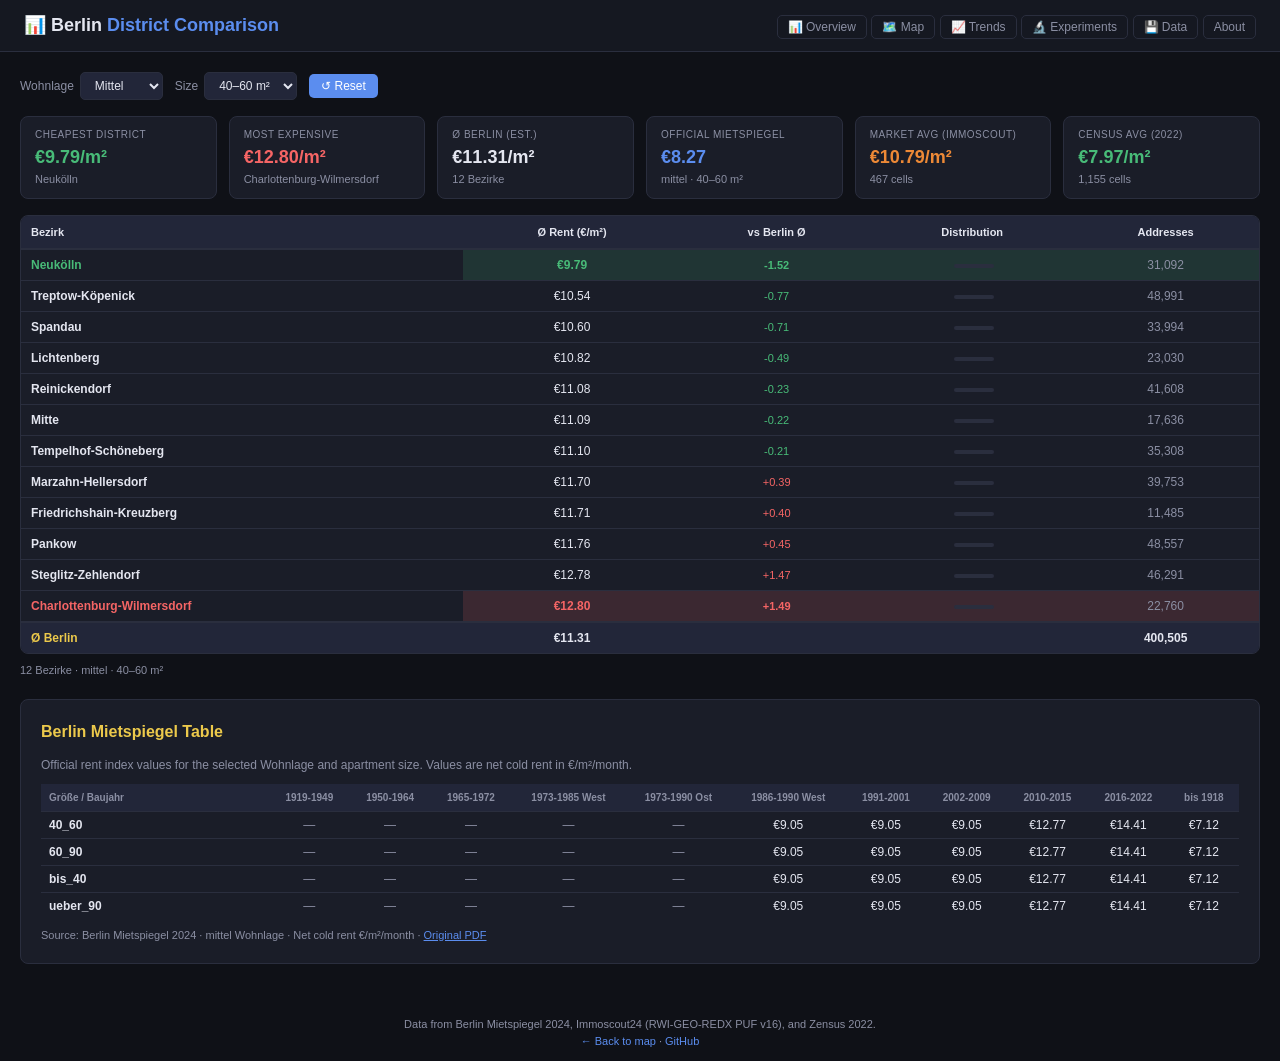
<file: cross-city-comparison.html>
<!DOCTYPE html>
<html lang="en">
<head>
<meta charset="UTF-8">
<meta http-equiv="refresh" content="0; url=docs/cross-city-comparison.html">
<title>Redirecting...</title>
</head>
<body>
<p>Redirecting to <a href="docs/cross-city-comparison.html">Cross-City Comparison</a></p>
</body>
</html>
</file>
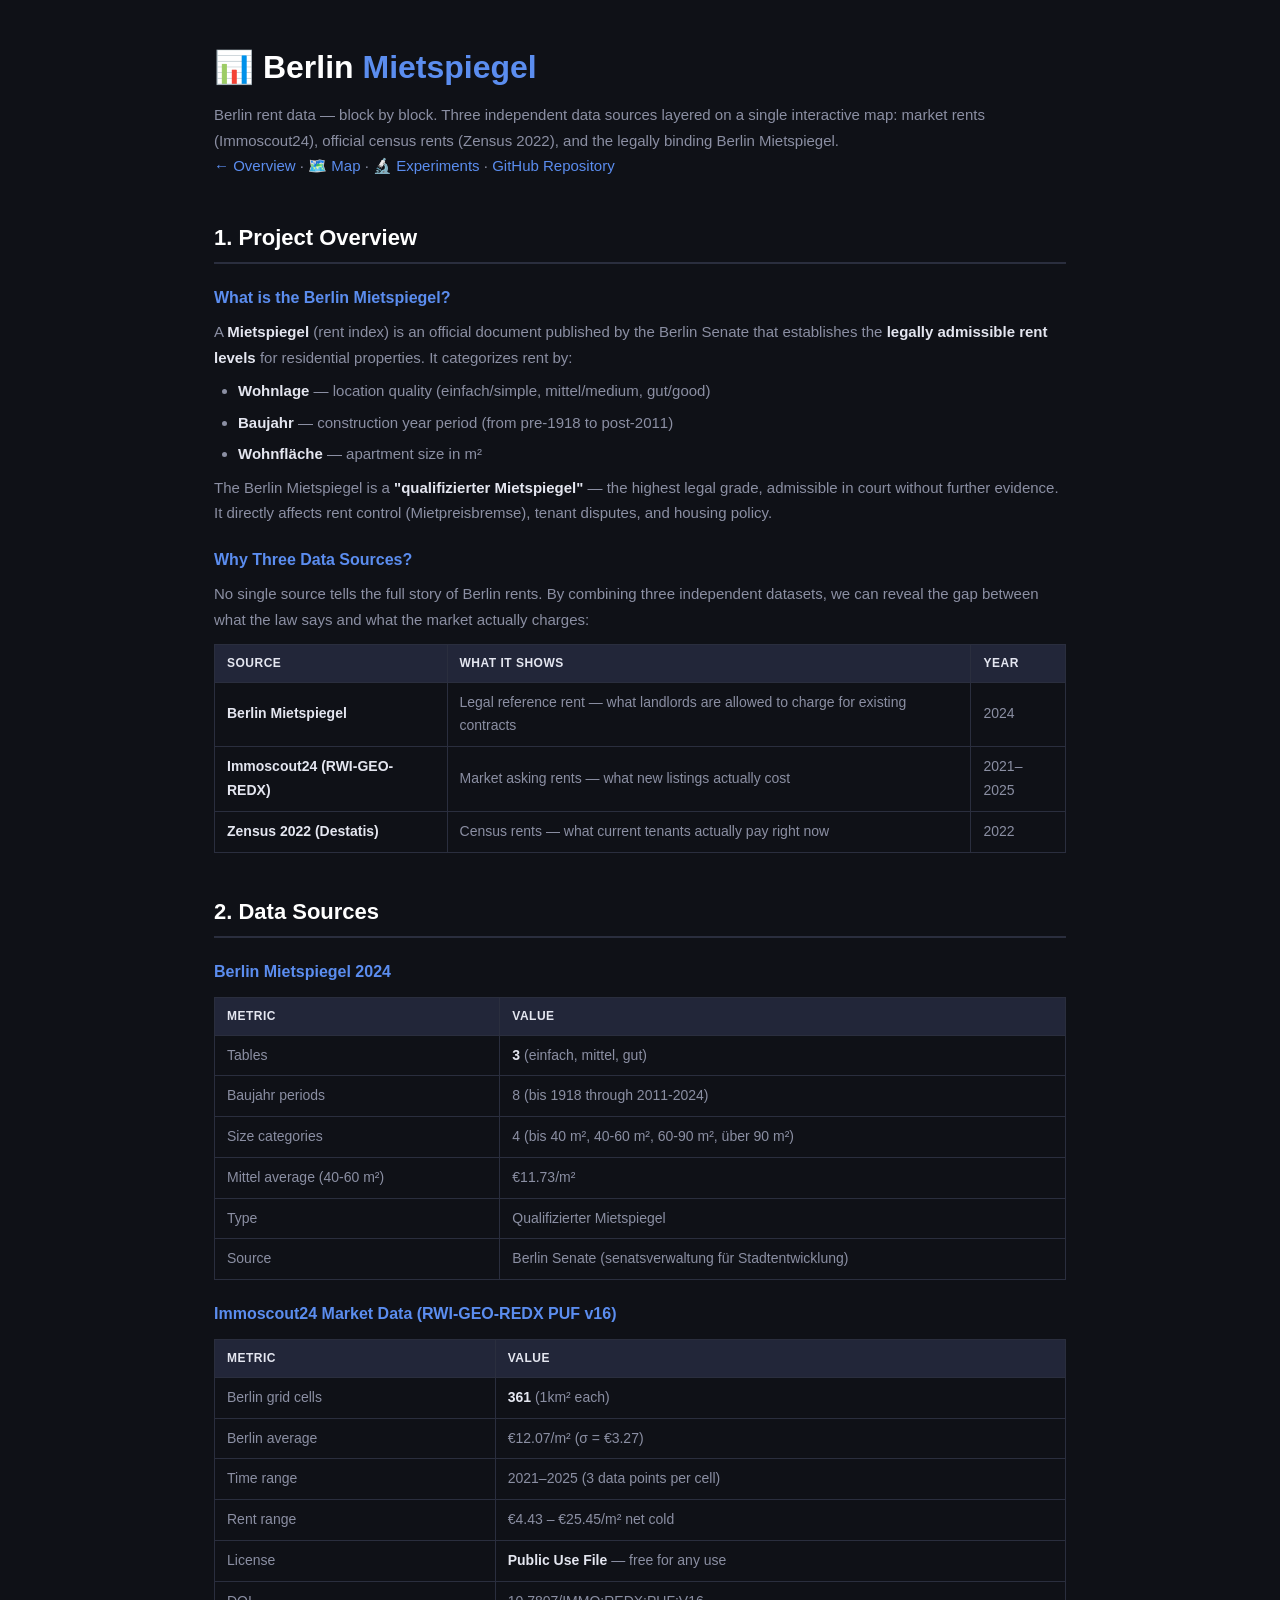
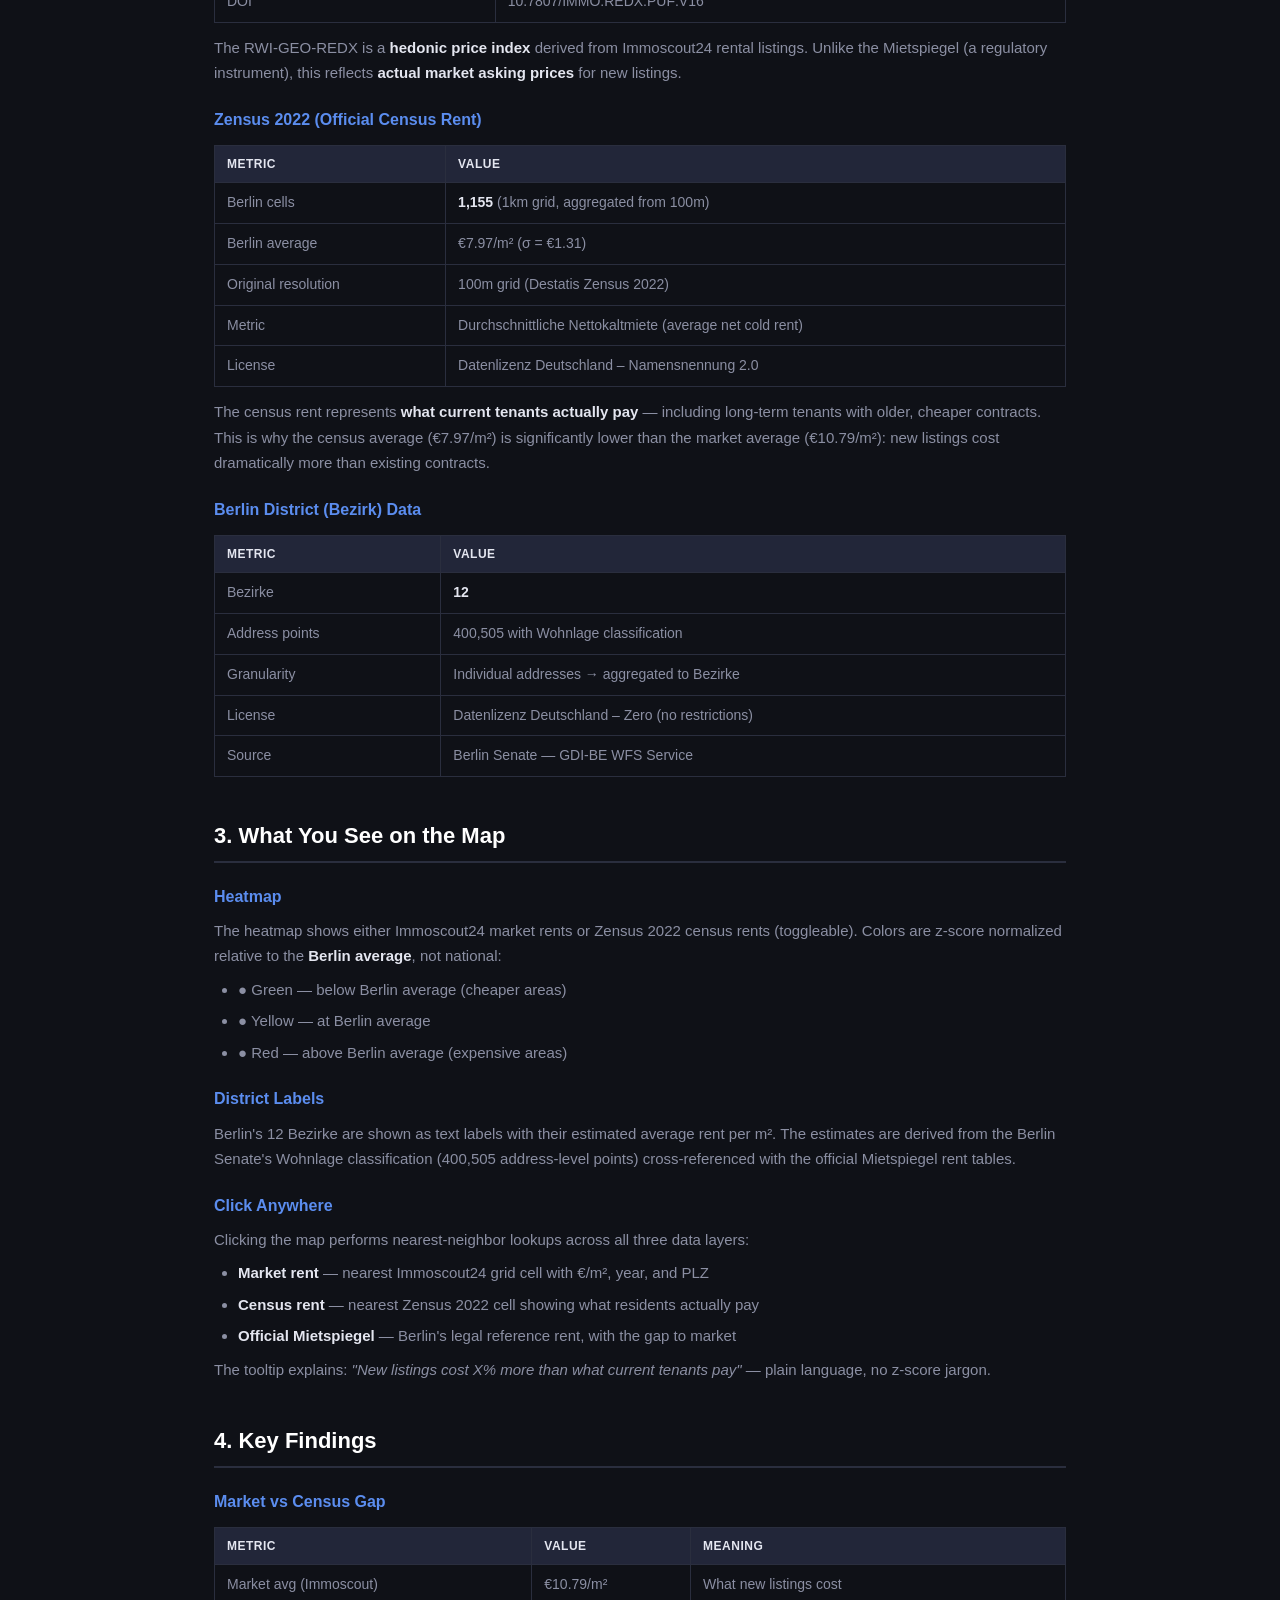
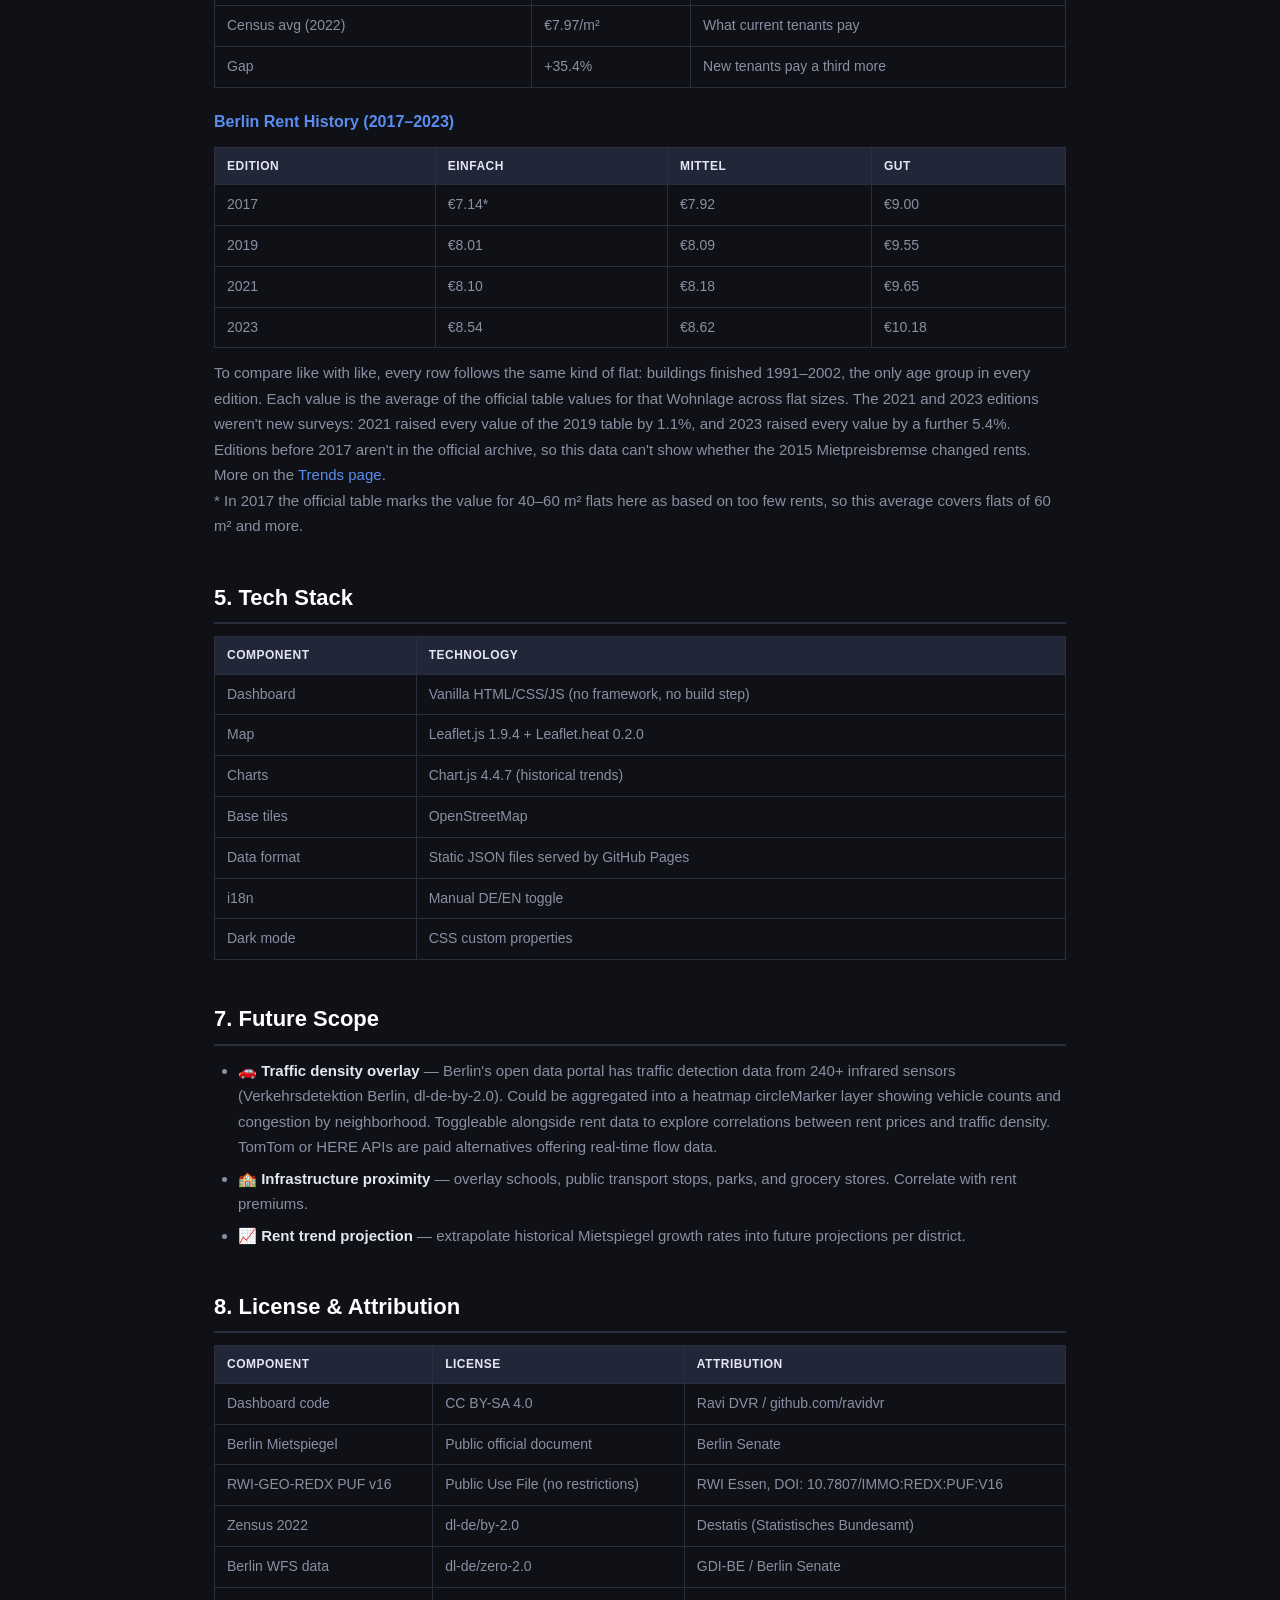
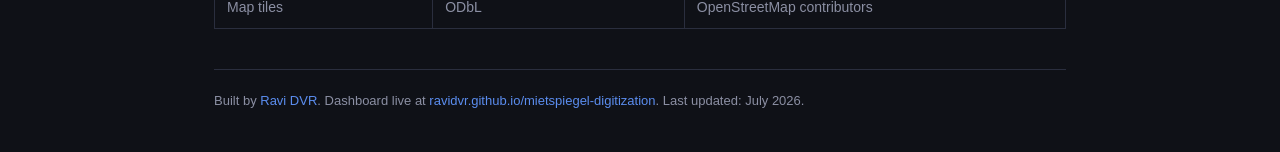
<file: docs/about.html>
<!DOCTYPE html>
<html lang="en">
<head>
<meta charset="UTF-8">
<meta name="viewport" content="width=device-width, initial-scale=1.0">
<meta property="og:type" content="website" />
<meta property="og:title" content="About — Berlin Mietspiegel" />
<meta property="og:description" content="Berlin rent data block by block: market rents vs census rents vs official Mietspiegel. 12 Bezirke, 467 grid cells." />
<meta property="og:image" content="https://ravidvr.github.io/mietspiegel-digitization/og-image.png" />
<meta property="og:url" content="https://ravidvr.github.io/mietspiegel-digitization/about.html" />
<meta name="twitter:card" content="summary_large_image" />
<meta name="twitter:title" content="About — Berlin Mietspiegel" />
<meta name="twitter:description" content="Berlin rent data block by block: market rents vs census rents vs official Mietspiegel. 12 Bezirke, 467 grid cells." />
<title>About — Berlin Mietspiegel</title>
<style>
:root{--bg:#0f1117;--surface:#1a1d28;--surface2:#222639;--border:#2a2e3e;--text:#e4e6f0;--text-dim:#8b8fa3;--accent:#5b8def;--green:#48bb78;--yellow:#ecc94b;--red:#f56565}
*{margin:0;padding:0;box-sizing:border-box}
body{font-family:-apple-system,BlinkMacSystemFont,'Segoe UI',Roboto,sans-serif;background:var(--bg);color:var(--text);line-height:1.7;max-width:900px;margin:0 auto;padding:40px 24px}
h1{font-size:32px;font-weight:800;margin-bottom:8px;color:#fff}
h1 span{color:var(--accent)}
h2{font-size:22px;font-weight:700;margin:40px 0 12px;padding-bottom:6px;border-bottom:2px solid var(--border);color:#fff}
h3{font-size:16px;font-weight:700;margin:20px 0 8px;color:var(--accent)}
p,li{font-size:15px;color:var(--text-dim)}
strong{color:var(--text)}
a{color:var(--accent);text-decoration:none}
a:hover{text-decoration:underline}
ul,ol{padding-left:24px;margin:8px 0}
li{margin:6px 0}
code{background:var(--surface2);padding:2px 6px;border-radius:3px;font-size:13px;color:var(--accent)}
table{width:100%;border-collapse:collapse;margin:12px 0;font-size:14px}
th,td{padding:8px 12px;text-align:left;border:1px solid var(--border)}
th{background:var(--surface2);color:var(--text);font-weight:600;font-size:12px;text-transform:uppercase;letter-spacing:.5px}
td{color:var(--text-dim)}
@media(max-width:600px){
  body{padding:20px 16px}
  h1{font-size:24px}
  h2{font-size:18px}
  p,li{font-size:14px}
  table{font-size:12px;display:block;overflow-x:auto;-webkit-overflow-scrolling:touch}
  th,td{padding:6px 8px}
}
</style>
</head>
<body>

<h1>📊 Berlin <span>Mietspiegel</span></h1>
<p>Berlin rent data — block by block. Three independent data sources layered on a single interactive map: market rents (Immoscout24), official census rents (Zensus 2022), and the legally binding Berlin Mietspiegel.</p>

<p>
  <a href="index.html">← Overview</a> ·
  <a href="berlin.html">🗺️ Map</a> ·
  <a href="experiments.html">🔬 Experiments</a> ·
  <a href="https://github.com/ravidvr/mietspiegel-digitization">GitHub Repository</a>
</p>

<h2>1. Project Overview</h2>

<h3>What is the Berlin Mietspiegel?</h3>
<p>A <strong>Mietspiegel</strong> (rent index) is an official document published by the Berlin Senate that establishes the <strong>legally admissible rent levels</strong> for residential properties. It categorizes rent by:</p>
<ul>
  <li><strong>Wohnlage</strong> — location quality (einfach/simple, mittel/medium, gut/good)</li>
  <li><strong>Baujahr</strong> — construction year period (from pre-1918 to post-2011)</li>
  <li><strong>Wohnfläche</strong> — apartment size in m²</li>
</ul>
<p>The Berlin Mietspiegel is a <strong>"qualifizierter Mietspiegel"</strong> — the highest legal grade, admissible in court without further evidence. It directly affects rent control (Mietpreisbremse), tenant disputes, and housing policy.</p>

<h3>Why Three Data Sources?</h3>
<p>No single source tells the full story of Berlin rents. By combining three independent datasets, we can reveal the gap between what the law says and what the market actually charges:</p>
<table>
  <tr><th>Source</th><th>What it shows</th><th>Year</th></tr>
  <tr><td><strong>Berlin Mietspiegel</strong></td><td>Legal reference rent — what landlords are allowed to charge for existing contracts</td><td>2024</td></tr>
  <tr><td><strong>Immoscout24 (RWI-GEO-REDX)</strong></td><td>Market asking rents — what new listings actually cost</td><td>2021–2025</td></tr>
  <tr><td><strong>Zensus 2022 (Destatis)</strong></td><td>Census rents — what current tenants actually pay right now</td><td>2022</td></tr>
</table>

<h2>2. Data Sources</h2>

<h3>Berlin Mietspiegel 2024</h3>
<table>
  <tr><th>Metric</th><th>Value</th></tr>
  <tr><td>Tables</td><td><strong>3</strong> (einfach, mittel, gut)</td></tr>
  <tr><td>Baujahr periods</td><td>8 (bis 1918 through 2011-2024)</td></tr>
  <tr><td>Size categories</td><td>4 (bis 40 m², 40-60 m², 60-90 m², über 90 m²)</td></tr>
  <tr><td>Mittel average (40-60 m²)</td><td>€11.73/m²</td></tr>
  <tr><td>Type</td><td>Qualifizierter Mietspiegel</td></tr>
  <tr><td>Source</td><td>Berlin Senate (senatsverwaltung für Stadtentwicklung)</td></tr>
</table>

<h3>Immoscout24 Market Data (RWI-GEO-REDX PUF v16)</h3>
<table>
  <tr><th>Metric</th><th>Value</th></tr>
  <tr><td>Berlin grid cells</td><td><strong>361</strong> (1km² each)</td></tr>
  <tr><td>Berlin average</td><td>€12.07/m² (σ = €3.27)</td></tr>
  <tr><td>Time range</td><td>2021–2025 (3 data points per cell)</td></tr>
  <tr><td>Rent range</td><td>€4.43 – €25.45/m² net cold</td></tr>
  <tr><td>License</td><td><strong>Public Use File</strong> — free for any use</td></tr>
  <tr><td>DOI</td><td>10.7807/IMMO:REDX:PUF:V16</td></tr>
</table>
<p>The RWI-GEO-REDX is a <strong>hedonic price index</strong> derived from Immoscout24 rental listings. Unlike the Mietspiegel (a regulatory instrument), this reflects <strong>actual market asking prices</strong> for new listings.</p>

<h3>Zensus 2022 (Official Census Rent)</h3>
<table>
  <tr><th>Metric</th><th>Value</th></tr>
  <tr><td>Berlin cells</td><td><strong>1,155</strong> (1km grid, aggregated from 100m)</td></tr>
  <tr><td>Berlin average</td><td>€7.97/m² (σ = €1.31)</td></tr>
  <tr><td>Original resolution</td><td>100m grid (Destatis Zensus 2022)</td></tr>
  <tr><td>Metric</td><td>Durchschnittliche Nettokaltmiete (average net cold rent)</td></tr>
  <tr><td>License</td><td>Datenlizenz Deutschland – Namensnennung 2.0</td></tr>
</table>
<p>The census rent represents <strong>what current tenants actually pay</strong> — including long-term tenants with older, cheaper contracts. This is why the census average (€7.97/m²) is significantly lower than the market average (€10.79/m²): new listings cost dramatically more than existing contracts.</p>

<h3>Berlin District (Bezirk) Data</h3>
<table>
  <tr><th>Metric</th><th>Value</th></tr>
  <tr><td>Bezirke</td><td><strong>12</strong></td></tr>
  <tr><td>Address points</td><td>400,505 with Wohnlage classification</td></tr>
  <tr><td>Granularity</td><td>Individual addresses → aggregated to Bezirke</td></tr>
  <tr><td>License</td><td>Datenlizenz Deutschland – Zero (no restrictions)</td></tr>
  <tr><td>Source</td><td>Berlin Senate — GDI-BE WFS Service</td></tr>
</table>

<h2>3. What You See on the Map</h2>

<h3>Heatmap</h3>
<p>The heatmap shows either Immoscout24 market rents or Zensus 2022 census rents (toggleable). Colors are z-score normalized relative to the <strong>Berlin average</strong>, not national:</p>
<ul>
  <li><span class="green">● Green</span> — below Berlin average (cheaper areas)</li>
  <li><span class="yellow">● Yellow</span> — at Berlin average</li>
  <li><span class="red">● Red</span> — above Berlin average (expensive areas)</li>
</ul>

<h3>District Labels</h3>
<p>Berlin's 12 Bezirke are shown as text labels with their estimated average rent per m². The estimates are derived from the Berlin Senate's Wohnlage classification (400,505 address-level points) cross-referenced with the official Mietspiegel rent tables.</p>

<h3>Click Anywhere</h3>
<p>Clicking the map performs nearest-neighbor lookups across all three data layers:</p>
<ul>
  <li><strong>Market rent</strong> — nearest Immoscout24 grid cell with €/m², year, and PLZ</li>
  <li><strong>Census rent</strong> — nearest Zensus 2022 cell showing what residents actually pay</li>
  <li><strong>Official Mietspiegel</strong> — Berlin's legal reference rent, with the gap to market</li>
</ul>
<p>The tooltip explains: <em>"New listings cost X% more than what current tenants pay"</em> — plain language, no z-score jargon.</p>

<h2>4. Key Findings</h2>

<h3>Market vs Census Gap</h3>
<table>
  <tr><th>Metric</th><th>Value</th><th>Meaning</th></tr>
  <tr><td>Market avg (Immoscout)</td><td>€10.79/m²</td><td>What new listings cost</td></tr>
  <tr><td>Census avg (2022)</td><td>€7.97/m²</td><td>What current tenants pay</td></tr>
  <tr><td>Gap</td><td class="red">+35.4%</td><td>New tenants pay a third more</td></tr>
</table>

<h3>Berlin Rent History (2017–2023)</h3>
<table>
  <tr><th>Edition</th><th>Einfach</th><th>Mittel</th><th>Gut</th></tr>
  <tr><td>2017</td><td>€7.14*</td><td>€7.92</td><td>€9.00</td></tr>
  <tr><td>2019</td><td>€8.01</td><td>€8.09</td><td>€9.55</td></tr>
  <tr><td>2021</td><td>€8.10</td><td>€8.18</td><td>€9.65</td></tr>
  <tr><td>2023</td><td>€8.54</td><td>€8.62</td><td>€10.18</td></tr>
</table>
<p>To compare like with like, every row follows the same kind of flat: buildings finished 1991–2002, the only age group in every edition. Each value is the average of the official table values for that Wohnlage across flat sizes. The 2021 and 2023 editions weren't new surveys: 2021 raised every value of the 2019 table by 1.1%, and 2023 raised every value by a further 5.4%. Editions before 2017 aren't in the official archive, so this data can't show whether the 2015 Mietpreisbremse changed rents. More on the <a href="historical_trends.html">Trends page</a>.</p>
<p>* In 2017 the official table marks the value for 40–60 m² flats here as based on too few rents, so this average covers flats of 60 m² and more.</p>

<h2>5. Tech Stack</h2>
<table>
  <tr><th>Component</th><th>Technology</th></tr>
  <tr><td>Dashboard</td><td>Vanilla HTML/CSS/JS (no framework, no build step)</td></tr>
  <tr><td>Map</td><td>Leaflet.js 1.9.4 + Leaflet.heat 0.2.0</td></tr>
  <tr><td>Charts</td><td>Chart.js 4.4.7 (historical trends)</td></tr>
  <tr><td>Base tiles</td><td>OpenStreetMap</td></tr>
  <tr><td>Data format</td><td>Static JSON files served by GitHub Pages</td></tr>
  <tr><td>i18n</td><td>Manual DE/EN toggle</td></tr>
  <tr><td>Dark mode</td><td>CSS custom properties</td></tr>
</table>

<h2>7. Future Scope</h2>
<ul>
  <li><strong>🚗 Traffic density overlay</strong> — Berlin's open data portal has traffic detection data from 240+ infrared sensors (Verkehrsdetektion Berlin, dl-de-by-2.0). Could be aggregated into a heatmap circleMarker layer showing vehicle counts and congestion by neighborhood. Toggleable alongside rent data to explore correlations between rent prices and traffic density. TomTom or HERE APIs are paid alternatives offering real-time flow data.</li>
  <li><strong>🏫 Infrastructure proximity</strong> — overlay schools, public transport stops, parks, and grocery stores. Correlate with rent premiums.</li>
  <li><strong>📈 Rent trend projection</strong> — extrapolate historical Mietspiegel growth rates into future projections per district.</li>
</ul>

<h2>8. License & Attribution</h2>
<table>
  <tr><th>Component</th><th>License</th><th>Attribution</th></tr>
  <tr><td>Dashboard code</td><td>CC BY-SA 4.0</td><td>Ravi DVR / github.com/ravidvr</td></tr>
  <tr><td>Berlin Mietspiegel</td><td>Public official document</td><td>Berlin Senate</td></tr>
  <tr><td>RWI-GEO-REDX PUF v16</td><td>Public Use File (no restrictions)</td><td>RWI Essen, DOI: 10.7807/IMMO:REDX:PUF:V16</td></tr>
  <tr><td>Zensus 2022</td><td>dl-de/by-2.0</td><td>Destatis (Statistisches Bundesamt)</td></tr>
  <tr><td>Berlin WFS data</td><td>dl-de/zero-2.0</td><td>GDI-BE / Berlin Senate</td></tr>
  <tr><td>Map tiles</td><td>ODbL</td><td>OpenStreetMap contributors</td></tr>
</table>

<p style="margin-top:40px;padding-top:20px;border-top:1px solid var(--border);font-size:13px;color:var(--text-dim)">
  Built by <a href="https://github.com/ravidvr">Ravi DVR</a>. Dashboard live at <a href="index.html">ravidvr.github.io/mietspiegel-digitization</a>.
  Last updated: July 2026.
</p>

</body>
</html>
</file>
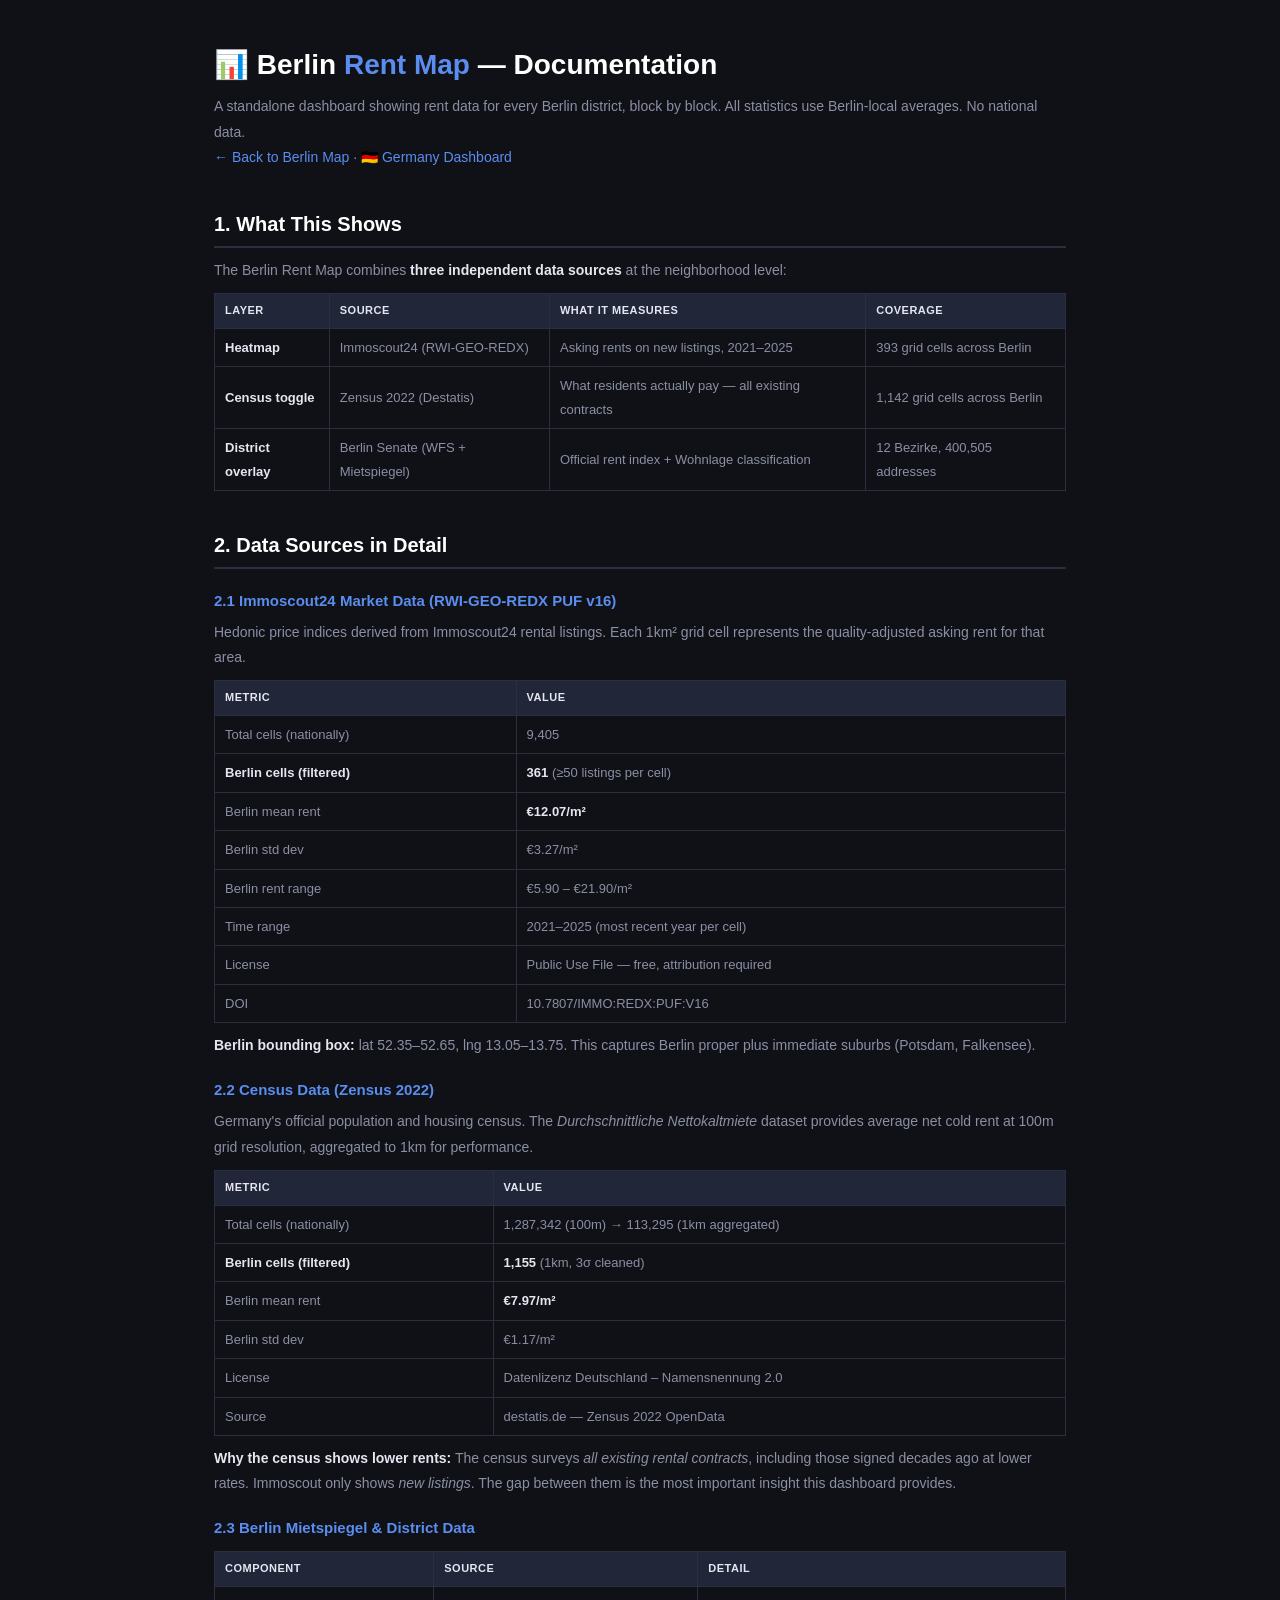
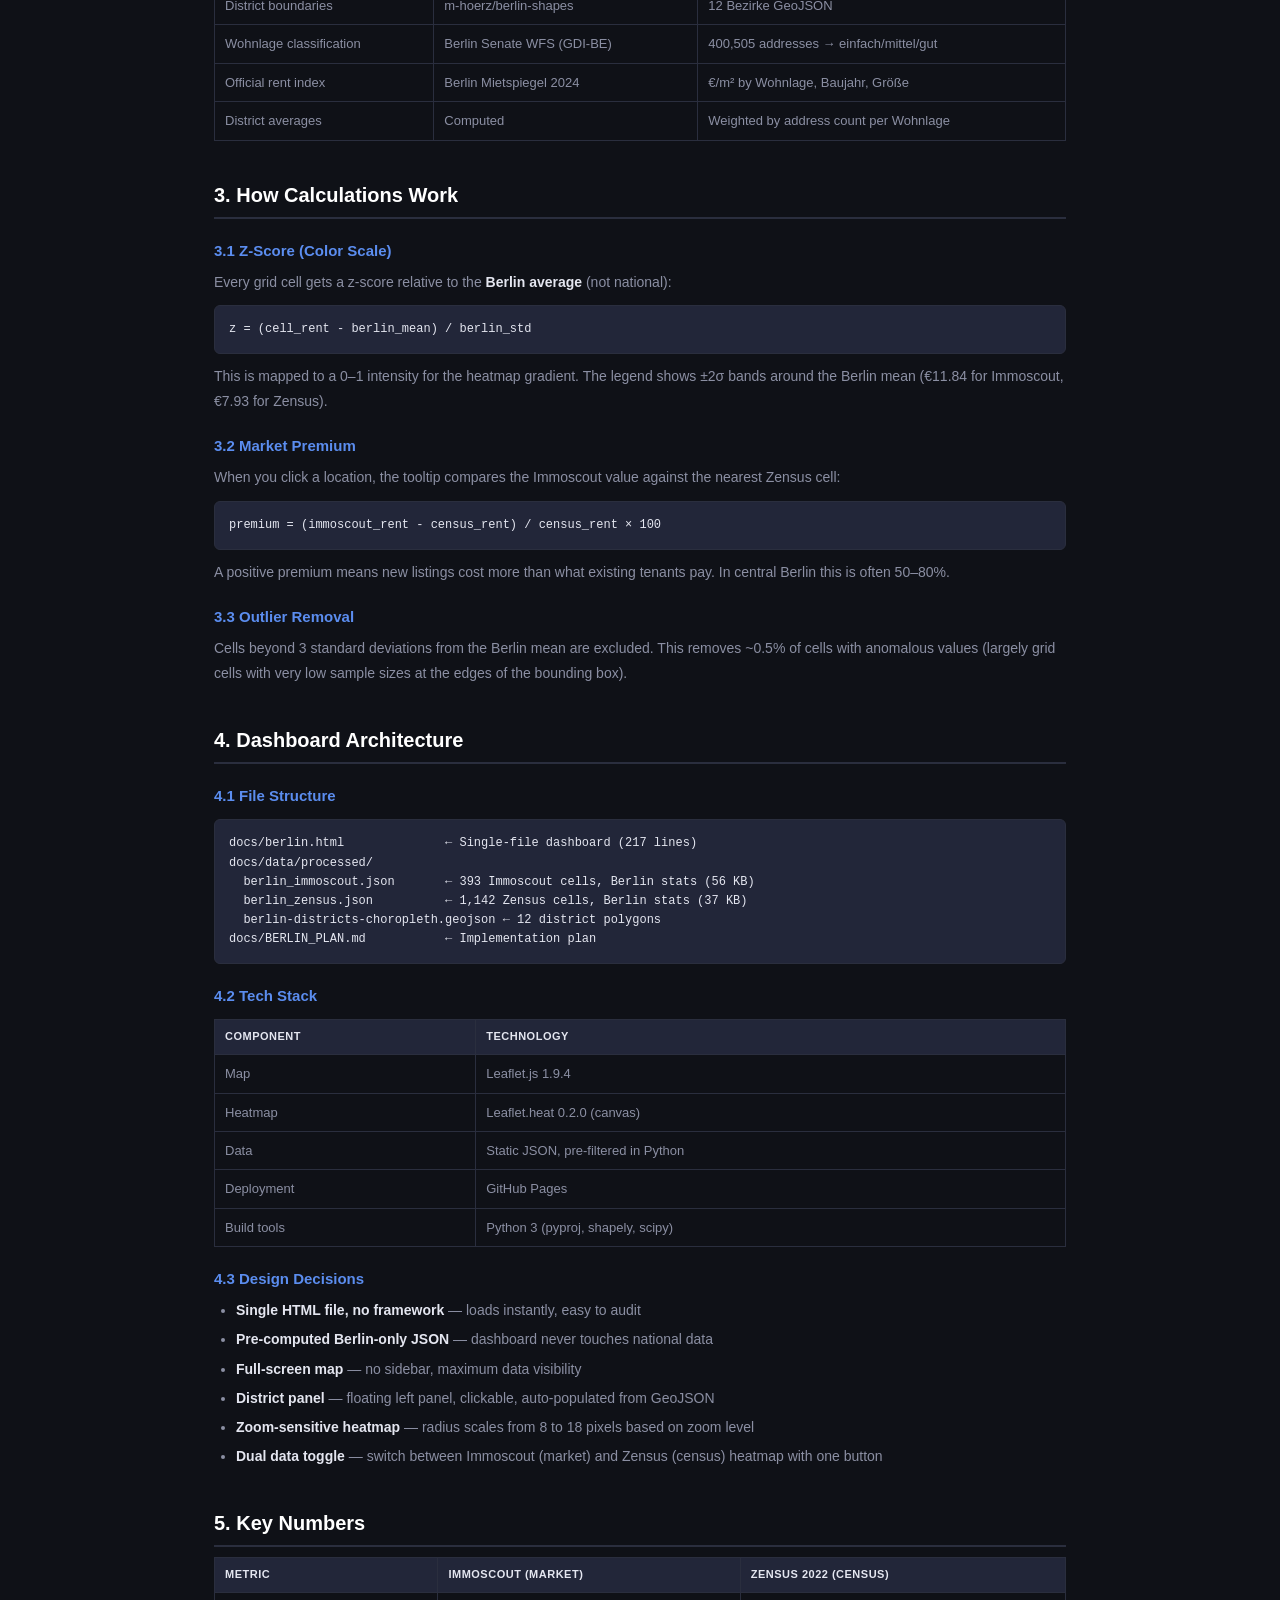
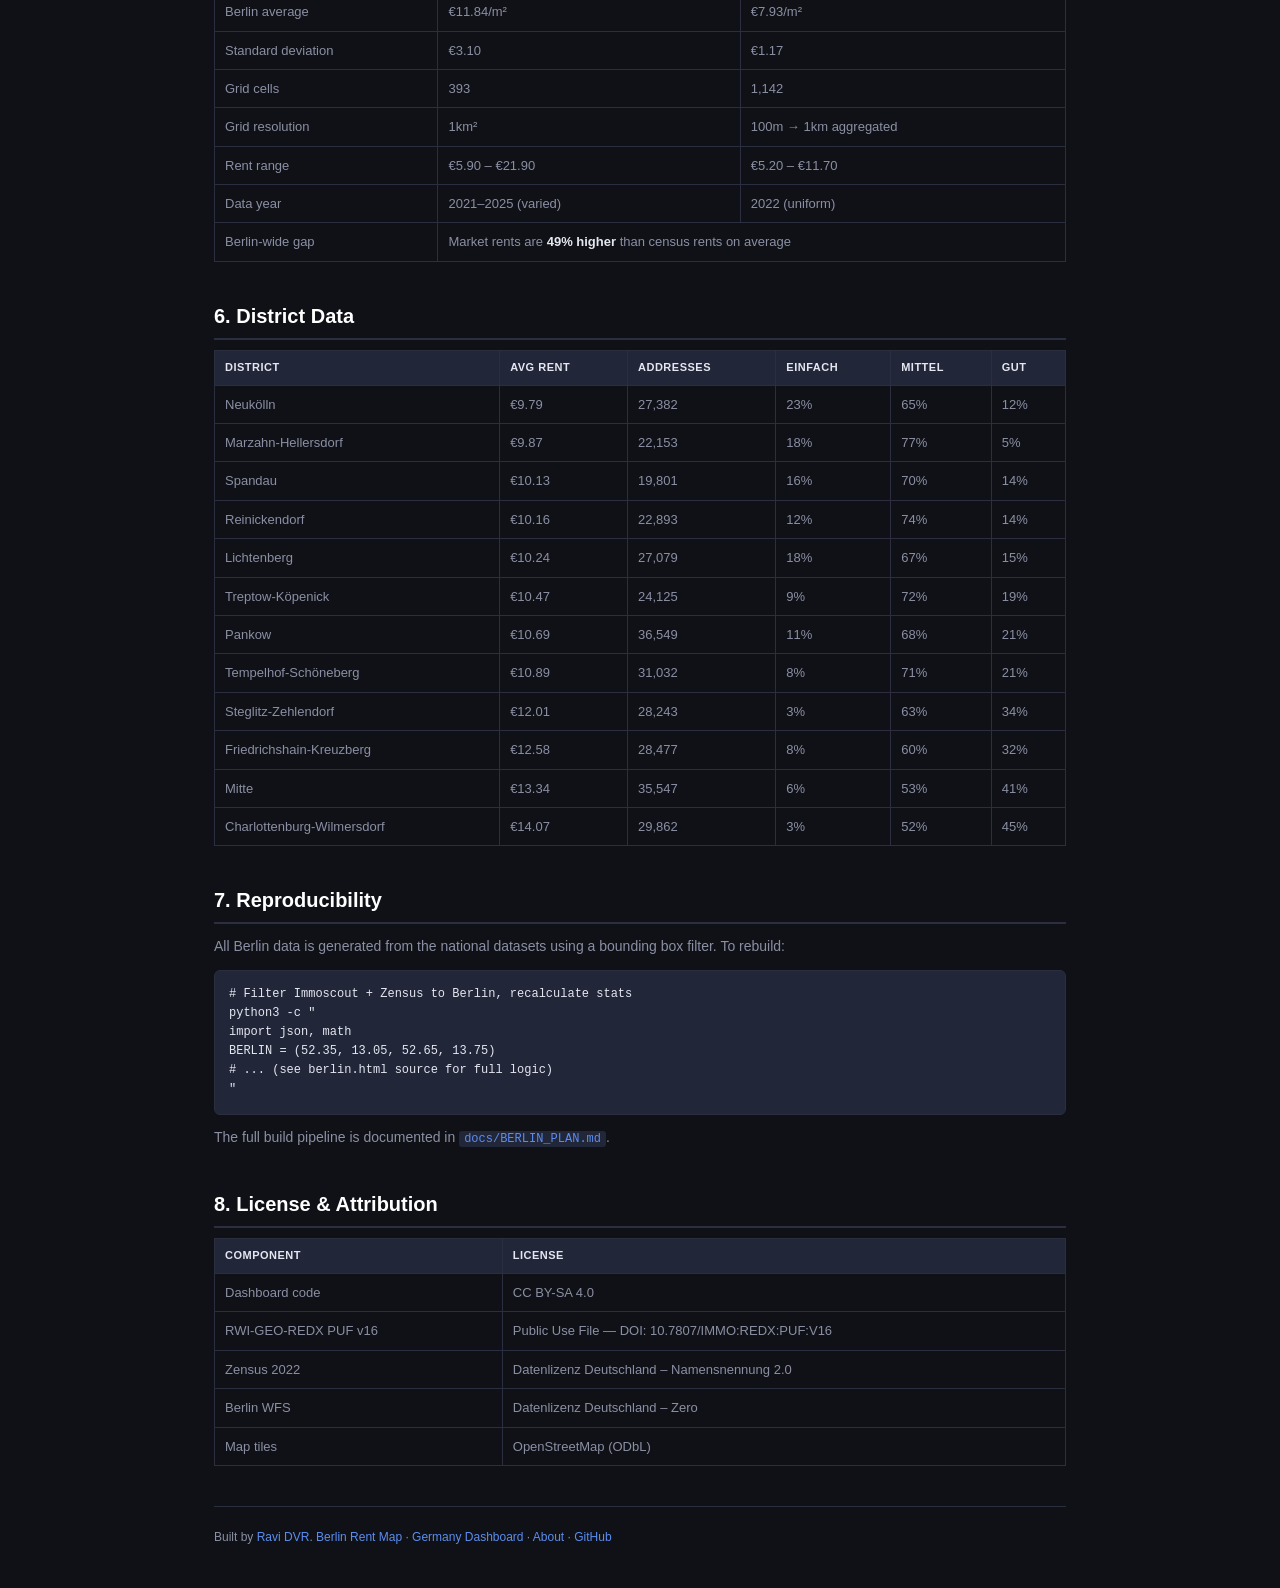
<file: docs/berlin-about.html>
<!DOCTYPE html>
<html lang="en">
<head>
<meta charset="UTF-8">
<meta name="viewport" content="width=device-width, initial-scale=1.0">
<meta property="og:type" content="website" />
<meta property="og:title" content="Berlin Rent Map — Documentation" />
<meta property="og:description" content="Documentation for the Berlin Rent Map dashboard. Data sources, methodology, and key numbers." />
<meta property="og:image" content="https://ravidvr.github.io/mietspiegel-digitization/og-image.png" />
<meta property="og:url" content="https://ravidvr.github.io/mietspiegel-digitization/berlin-about.html" />
<meta name="twitter:card" content="summary_large_image" />
<meta name="twitter:title" content="Berlin Rent Map — Documentation" />
<meta name="twitter:description" content="Documentation for the Berlin Rent Map dashboard. Data sources, methodology, and key numbers." />
<title>Berlin Rent Map — Documentation</title>
<style>
:root{--bg:#0f1117;--surface:#1a1d28;--surface2:#222639;--border:#2a2e3e;--text:#e4e6f0;--text-dim:#8b8fa3;--accent:#5b8def;--green:#48bb78;--yellow:#ecc94b;--red:#f56565}
*{margin:0;padding:0;box-sizing:border-box}
body{font-family:-apple-system,BlinkMacSystemFont,'Segoe UI',Roboto,sans-serif;background:var(--bg);color:var(--text);line-height:1.8;max-width:900px;margin:0 auto;padding:40px 24px}
h1{font-size:28px;font-weight:800;color:#fff;margin-bottom:4px}h1 span{color:var(--accent)}
h2{font-size:20px;font-weight:700;margin:36px 0 10px;padding-bottom:4px;border-bottom:2px solid var(--border);color:#fff}
h3{font-size:15px;font-weight:700;margin:18px 0 6px;color:var(--accent)}
p,li{font-size:14px;color:var(--text-dim)}strong{color:var(--text)}
a{color:var(--accent);text-decoration:none}a:hover{text-decoration:underline}
ul,ol{padding-left:22px;margin:6px 0}li{margin:4px 0}
code{background:var(--surface2);padding:1px 5px;border-radius:3px;font-size:12px;color:var(--accent)}
pre{background:var(--surface2);padding:14px;border-radius:6px;overflow-x:auto;font-size:12px;line-height:1.6;margin:10px 0;border:1px solid var(--border)}
table{width:100%;border-collapse:collapse;margin:10px 0;font-size:13px}
th,td{padding:7px 10px;text-align:left;border:1px solid var(--border)}
th{background:var(--surface2);color:var(--text);font-weight:600;font-size:11px;text-transform:uppercase;letter-spacing:.5px}td{color:var(--text-dim)}
.badge{display:inline-block;padding:1px 7px;border-radius:3px;font-size:10px;font-weight:600}
@media(max-width:600px){
  body{padding:24px 14px}
  h1{font-size:22px}
  h2{font-size:17px}
  h3{font-size:14px}
  p,li{font-size:13px}
  table{font-size:11px;display:block;overflow-x:auto;-webkit-overflow-scrolling:touch}
  th,td{padding:5px 7px}
  pre{font-size:11px;padding:10px}
}
</style>
</head>
<body>

<h1>📊 Berlin <span>Rent Map</span> — Documentation</h1>
<p>A standalone dashboard showing rent data for every Berlin district, block by block. All statistics use Berlin-local averages. No national data.</p>
<p><a href="berlin.html">← Back to Berlin Map</a> · <a href="index.html">🇩🇪 Germany Dashboard</a></p>

<h2>1. What This Shows</h2>

<p>The Berlin Rent Map combines <strong>three independent data sources</strong> at the neighborhood level:</p>

<table>
  <tr><th>Layer</th><th>Source</th><th>What it measures</th><th>Coverage</th></tr>
  <tr><td><strong>Heatmap</strong></td><td>Immoscout24 (RWI-GEO-REDX)</td><td>Asking rents on new listings, 2021–2025</td><td>393 grid cells across Berlin</td></tr>
  <tr><td><strong>Census toggle</strong></td><td>Zensus 2022 (Destatis)</td><td>What residents actually pay — all existing contracts</td><td>1,142 grid cells across Berlin</td></tr>
  <tr><td><strong>District overlay</strong></td><td>Berlin Senate (WFS + Mietspiegel)</td><td>Official rent index + Wohnlage classification</td><td>12 Bezirke, 400,505 addresses</td></tr>
</table>

<h2>2. Data Sources in Detail</h2>

<h3>2.1 Immoscout24 Market Data (RWI-GEO-REDX PUF v16)</h3>
<p>Hedonic price indices derived from Immoscout24 rental listings. Each 1km² grid cell represents the quality-adjusted asking rent for that area.</p>
<table>
  <tr><th>Metric</th><th>Value</th></tr>
  <tr><td>Total cells (nationally)</td><td>9,405</td></tr>
  <tr><td><strong>Berlin cells (filtered)</strong></td><td><strong>361</strong> (≥50 listings per cell)</td></tr>
  <tr><td>Berlin mean rent</td><td><strong>€12.07/m²</strong></td></tr>
  <tr><td>Berlin std dev</td><td>€3.27/m²</td></tr>
  <tr><td>Berlin rent range</td><td>€5.90 – €21.90/m²</td></tr>
  <tr><td>Time range</td><td>2021–2025 (most recent year per cell)</td></tr>
  <tr><td>License</td><td>Public Use File — free, attribution required</td></tr>
  <tr><td>DOI</td><td>10.7807/IMMO:REDX:PUF:V16</td></tr>
</table>

<p><strong>Berlin bounding box:</strong> lat 52.35–52.65, lng 13.05–13.75. This captures Berlin proper plus immediate suburbs (Potsdam, Falkensee).</p>

<h3>2.2 Census Data (Zensus 2022)</h3>
<p>Germany's official population and housing census. The <em>Durchschnittliche Nettokaltmiete</em> dataset provides average net cold rent at 100m grid resolution, aggregated to 1km for performance.</p>
<table>
  <tr><th>Metric</th><th>Value</th></tr>
  <tr><td>Total cells (nationally)</td><td>1,287,342 (100m) → 113,295 (1km aggregated)</td></tr>
  <tr><td><strong>Berlin cells (filtered)</strong></td><td><strong>1,155</strong> (1km, 3σ cleaned)</td></tr>
  <tr><td>Berlin mean rent</td><td><strong>€7.97/m²</strong></td></tr>
  <tr><td>Berlin std dev</td><td>€1.17/m²</td></tr>
  <tr><td>License</td><td>Datenlizenz Deutschland – Namensnennung 2.0</td></tr>
  <tr><td>Source</td><td>destatis.de — Zensus 2022 OpenData</td></tr>
</table>

<p><strong>Why the census shows lower rents:</strong> The census surveys <em>all existing rental contracts</em>, including those signed decades ago at lower rates. Immoscout only shows <em>new listings</em>. The gap between them is the most important insight this dashboard provides.</p>

<h3>2.3 Berlin Mietspiegel & District Data</h3>
<table>
  <tr><th>Component</th><th>Source</th><th>Detail</th></tr>
  <tr><td>District boundaries</td><td>m-hoerz/berlin-shapes</td><td>12 Bezirke GeoJSON</td></tr>
  <tr><td>Wohnlage classification</td><td>Berlin Senate WFS (GDI-BE)</td><td>400,505 addresses → einfach/mittel/gut</td></tr>
  <tr><td>Official rent index</td><td>Berlin Mietspiegel 2024</td><td>€/m² by Wohnlage, Baujahr, Größe</td></tr>
  <tr><td>District averages</td><td>Computed</td><td>Weighted by address count per Wohnlage</td></tr>
</table>

<h2>3. How Calculations Work</h2>

<h3>3.1 Z-Score (Color Scale)</h3>
<p>Every grid cell gets a z-score relative to the <strong>Berlin average</strong> (not national):</p>
<pre>z = (cell_rent - berlin_mean) / berlin_std</pre>
<p>This is mapped to a 0–1 intensity for the heatmap gradient. The legend shows ±2σ bands around the Berlin mean (€11.84 for Immoscout, €7.93 for Zensus).</p>

<h3>3.2 Market Premium</h3>
<p>When you click a location, the tooltip compares the Immoscout value against the nearest Zensus cell:</p>
<pre>premium = (immoscout_rent - census_rent) / census_rent × 100</pre>
<p>A positive premium means new listings cost more than what existing tenants pay. In central Berlin this is often 50–80%.</p>

<h3>3.3 Outlier Removal</h3>
<p>Cells beyond 3 standard deviations from the Berlin mean are excluded. This removes ~0.5% of cells with anomalous values (largely grid cells with very low sample sizes at the edges of the bounding box).</p>

<h2>4. Dashboard Architecture</h2>

<h3>4.1 File Structure</h3>
<pre>
docs/berlin.html              ← Single-file dashboard (217 lines)
docs/data/processed/
  berlin_immoscout.json       ← 393 Immoscout cells, Berlin stats (56 KB)
  berlin_zensus.json          ← 1,142 Zensus cells, Berlin stats (37 KB)
  berlin-districts-choropleth.geojson ← 12 district polygons
docs/BERLIN_PLAN.md           ← Implementation plan
</pre>

<h3>4.2 Tech Stack</h3>
<table>
  <tr><th>Component</th><th>Technology</th></tr>
  <tr><td>Map</td><td>Leaflet.js 1.9.4</td></tr>
  <tr><td>Heatmap</td><td>Leaflet.heat 0.2.0 (canvas)</td></tr>
  <tr><td>Data</td><td>Static JSON, pre-filtered in Python</td></tr>
  <tr><td>Deployment</td><td>GitHub Pages</td></tr>
  <tr><td>Build tools</td><td>Python 3 (pyproj, shapely, scipy)</td></tr>
</table>

<h3>4.3 Design Decisions</h3>
<ul>
  <li><strong>Single HTML file, no framework</strong> — loads instantly, easy to audit</li>
  <li><strong>Pre-computed Berlin-only JSON</strong> — dashboard never touches national data</li>
  <li><strong>Full-screen map</strong> — no sidebar, maximum data visibility</li>
  <li><strong>District panel</strong> — floating left panel, clickable, auto-populated from GeoJSON</li>
  <li><strong>Zoom-sensitive heatmap</strong> — radius scales from 8 to 18 pixels based on zoom level</li>
  <li><strong>Dual data toggle</strong> — switch between Immoscout (market) and Zensus (census) heatmap with one button</li>
</ul>

<h2>5. Key Numbers</h2>

<table>
  <tr><th>Metric</th><th>Immoscout (market)</th><th>Zensus 2022 (census)</th></tr>
  <tr><td>Berlin average</td><td>€11.84/m²</td><td>€7.93/m²</td></tr>
  <tr><td>Standard deviation</td><td>€3.10</td><td>€1.17</td></tr>
  <tr><td>Grid cells</td><td>393</td><td>1,142</td></tr>
  <tr><td>Grid resolution</td><td>1km²</td><td>100m → 1km aggregated</td></tr>
  <tr><td>Rent range</td><td>€5.90 – €21.90</td><td>€5.20 – €11.70</td></tr>
  <tr><td>Data year</td><td>2021–2025 (varied)</td><td>2022 (uniform)</td></tr>
  <tr><td>Berlin-wide gap</td><td colspan="2">Market rents are <strong>49% higher</strong> than census rents on average</td></tr>
</table>

<h2>6. District Data</h2>

<table>
  <tr><th>District</th><th>Avg Rent</th><th>Addresses</th><th>Einfach</th><th>Mittel</th><th>Gut</th></tr>
  <tr><td>Neukölln</td><td>€9.79</td><td>27,382</td><td>23%</td><td>65%</td><td>12%</td></tr>
  <tr><td>Marzahn-Hellersdorf</td><td>€9.87</td><td>22,153</td><td>18%</td><td>77%</td><td>5%</td></tr>
  <tr><td>Spandau</td><td>€10.13</td><td>19,801</td><td>16%</td><td>70%</td><td>14%</td></tr>
  <tr><td>Reinickendorf</td><td>€10.16</td><td>22,893</td><td>12%</td><td>74%</td><td>14%</td></tr>
  <tr><td>Lichtenberg</td><td>€10.24</td><td>27,079</td><td>18%</td><td>67%</td><td>15%</td></tr>
  <tr><td>Treptow-Köpenick</td><td>€10.47</td><td>24,125</td><td>9%</td><td>72%</td><td>19%</td></tr>
  <tr><td>Pankow</td><td>€10.69</td><td>36,549</td><td>11%</td><td>68%</td><td>21%</td></tr>
  <tr><td>Tempelhof-Schöneberg</td><td>€10.89</td><td>31,032</td><td>8%</td><td>71%</td><td>21%</td></tr>
  <tr><td>Steglitz-Zehlendorf</td><td>€12.01</td><td>28,243</td><td>3%</td><td>63%</td><td>34%</td></tr>
  <tr><td>Friedrichshain-Kreuzberg</td><td>€12.58</td><td>28,477</td><td>8%</td><td>60%</td><td>32%</td></tr>
  <tr><td>Mitte</td><td>€13.34</td><td>35,547</td><td>6%</td><td>53%</td><td>41%</td></tr>
  <tr><td>Charlottenburg-Wilmersdorf</td><td>€14.07</td><td>29,862</td><td>3%</td><td>52%</td><td>45%</td></tr>
</table>

<h2>7. Reproducibility</h2>

<p>All Berlin data is generated from the national datasets using a bounding box filter. To rebuild:</p>
<pre>
# Filter Immoscout + Zensus to Berlin, recalculate stats
python3 -c "
import json, math
BERLIN = (52.35, 13.05, 52.65, 13.75)
# ... (see berlin.html source for full logic)
"
</pre>

<p>The full build pipeline is documented in <code>docs/BERLIN_PLAN.md</code>.</p>

<h2>8. License & Attribution</h2>
<table>
  <tr><th>Component</th><th>License</th></tr>
  <tr><td>Dashboard code</td><td>CC BY-SA 4.0</td></tr>
  <tr><td>RWI-GEO-REDX PUF v16</td><td>Public Use File — DOI: 10.7807/IMMO:REDX:PUF:V16</td></tr>
  <tr><td>Zensus 2022</td><td>Datenlizenz Deutschland – Namensnennung 2.0</td></tr>
  <tr><td>Berlin WFS</td><td>Datenlizenz Deutschland – Zero</td></tr>
  <tr><td>Map tiles</td><td>OpenStreetMap (ODbL)</td></tr>
</table>

<p style="margin-top:40px;padding-top:20px;border-top:1px solid var(--border);font-size:12px;color:var(--text-dim)">
  Built by <a href="https://github.com/ravidvr">Ravi DVR</a>. <a href="berlin.html">Berlin Rent Map</a> · <a href="index.html">Germany Dashboard</a> · <a href="about.html">About</a> · <a href="https://github.com/ravidvr/mietspiegel-digitization">GitHub</a>
</p>

</body>
</html>
</file>
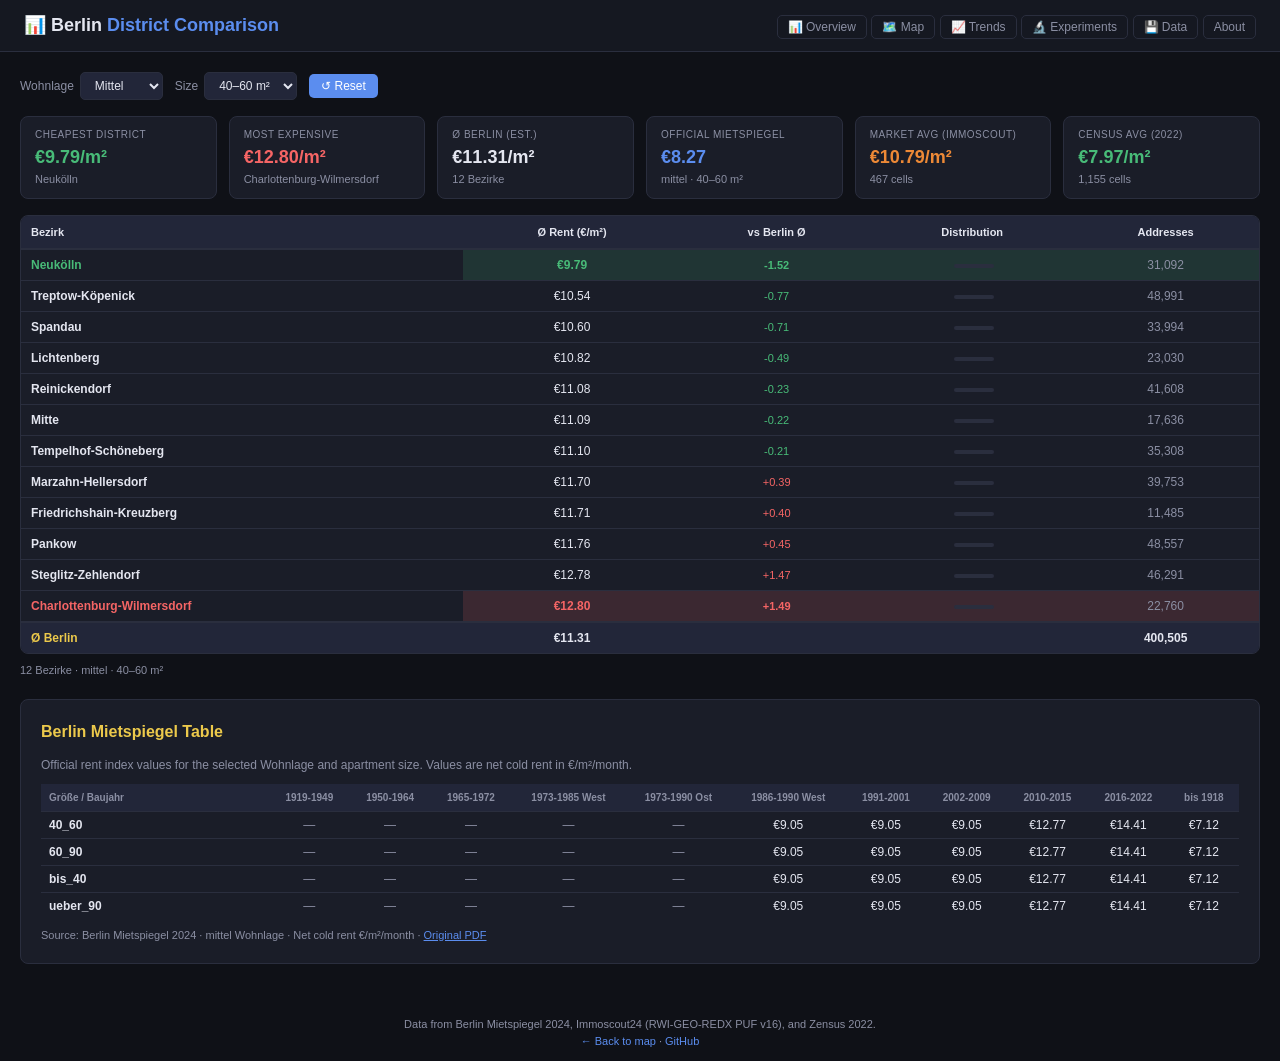
<file: docs/cross-city-comparison.html>
<!DOCTYPE html>
<html lang="en">
<head>
<meta charset="UTF-8">
<meta name="viewport" content="width=device-width, initial-scale=1.0">
<meta property="og:type" content="website" />
<meta property="og:title" content="Berlin Mietspiegel — District Comparison" />
<meta property="og:description" content="Compare rent across Berlin's 12 Bezirke. Official Mietspiegel, market rents, and census data side by side." />
<meta property="og:image" content="https://ravidvr.github.io/mietspiegel-digitization/og-image.png" />
<meta property="og:url" content="https://ravidvr.github.io/mietspiegel-digitization/cross-city-comparison.html" />
<meta name="twitter:card" content="summary_large_image" />
<title>Berlin Mietspiegel — District Comparison</title>
<style>
  :root {
    --bg: #0f1117; --surface: #1a1d28; --surface2: #222639;
    --border: #2a2e3e; --text: #e4e6f0; --text-dim: #8b8fa3;
    --accent: #5b8def; --green: #48bb78; --yellow: #ecc94b;
    --red: #f56565; --orange: #ed8936; --header-bg: #151821;
  }
  * { box-sizing: border-box; margin: 0; padding: 0; }
  body { font-family: -apple-system, BlinkMacSystemFont, 'Segoe UI', Roboto, sans-serif; background: var(--bg); color: var(--text); line-height: 1.5; }
  .header { background: var(--header-bg); border-bottom: 1px solid var(--border); padding: 12px 24px; display: flex; justify-content: space-between; align-items: center; flex-wrap: wrap; gap: 10px; }
  .header h1 { font-size: 18px; font-weight: 700; } .header h1 span { color: var(--accent); }
  .header .nav a { color: var(--text-dim); text-decoration: none; font-size: 12px; padding: 4px 10px; border: 1px solid var(--border); border-radius: 5px; transition: .2s; }
  .header .nav a:hover { color: var(--accent); border-color: var(--accent); }
  .container { max-width: 1300px; margin: 0 auto; padding: 20px; }
  .controls { display: flex; gap: 12px; align-items: center; flex-wrap: wrap; margin-bottom: 16px; }
  .controls label { font-size: 12px; color: var(--text-dim); display: flex; align-items: center; gap: 6px; }
  .controls select { background: var(--surface2); border: 1px solid var(--border); color: var(--text); padding: 5px 10px; border-radius: 5px; font-size: 12px; cursor: pointer; outline: none; }
  .controls select:focus { border-color: var(--accent); }
  .controls button { background: var(--accent); color: #fff; border: none; padding: 5px 12px; border-radius: 5px; font-size: 12px; cursor: pointer; }
  .controls button:hover { opacity: 0.85; }
  .stats { display: flex; gap: 12px; margin-bottom: 16px; flex-wrap: wrap; }
  .stat-card { background: var(--surface); border: 1px solid var(--border); border-radius: 8px; padding: 10px 14px; flex: 1; min-width: 130px; }
  .stat-card .label { font-size: 10px; color: var(--text-dim); text-transform: uppercase; letter-spacing: .5px; }
  .stat-card .value { font-size: 18px; font-weight: 700; margin-top: 2px; }
  .stat-card .value.green { color: var(--green); } .stat-card .value.red { color: var(--red); }
  .stat-card .city { font-size: 11px; color: var(--text-dim); }
  .table-wrap { background: var(--surface); border: 1px solid var(--border); border-radius: 8px; overflow: auto; max-height: 70vh; }
  table { width: 100%; border-collapse: collapse; font-size: 12px; white-space: nowrap; }
  thead th { background: var(--surface2); padding: 8px 10px; text-align: center; font-weight: 600; font-size: 11px; border-bottom: 2px solid var(--border); position: sticky; top: 0; z-index: 2; cursor: pointer; user-select: none; }
  thead th:hover { color: var(--accent); }
  thead th:first-child { text-align: left; min-width: 180px; cursor: default; position: sticky; left: 0; z-index: 3; background: var(--surface2); }
  thead th:first-child:hover { color: inherit; }
  thead th.sorted { color: var(--accent); }
  td { padding: 6px 10px; text-align: center; border-bottom: 1px solid var(--border); }
  td:first-child { text-align: left; font-weight: 600; position: sticky; left: 0; z-index: 1; background: var(--surface); }
  tr:hover td { background: rgba(91,141,239,0.06); }
  tr:hover td:first-child { background: rgba(91,141,239,0.06); }
  tr:last-child td { border-bottom: none; }
  .cheapest { background: rgba(72,187,120,0.15) !important; }
  .cheapest .num { color: var(--green); font-weight: 700; }
  .most-expensive { background: rgba(245,101,101,0.15) !important; }
  .most-expensive .num { color: var(--red); font-weight: 700; }
  .summary-row td { border-top: 2px solid var(--border); font-weight: 700; background: var(--surface2) !important; }
  .summary-row td:first-child { color: var(--yellow); }
  .num { font-variant-numeric: tabular-nums; }
  .bar-wrap { width: 40px; height: 4px; border-radius: 2px; background: var(--border); overflow: hidden; display: inline-block; vertical-align: middle; margin-left: 4px; }
  .bar-fill { height: 100%; border-radius: 2px; transition: width .3s; }
  .city-count { font-size: 11px; color: var(--text-dim); margin-top: 8px; }
  .section { background: var(--surface); border: 1px solid var(--border); border-radius: 8px; padding: 20px; margin-top: 20px; }
  .section h2 { font-size: 16px; color: var(--yellow); margin-bottom: 12px; }
  .mietspiegel-table { width: 100%; border-collapse: collapse; font-size: 12px; }
  .mietspiegel-table th { background: var(--surface2); padding: 6px 8px; text-align: center; font-size: 10px; color: var(--text-dim); border-bottom: 1px solid var(--border); }
  .mietspiegel-table td { padding: 4px 8px; text-align: center; border-bottom: 1px solid var(--border); }
  .mietspiegel-table td:first-child { text-align: left; font-weight: 600; }
  .loading { display: flex; align-items: center; justify-content: center; padding: 40px; color: var(--text-dim); gap: 8px; }
  .spinner { width: 16px; height: 16px; border: 2px solid var(--border); border-top-color: var(--accent); border-radius: 50%; animation: spin 0.8s linear infinite; }
  @keyframes spin { to { transform: rotate(360deg); } }
  footer { margin-top: 20px; text-align: center; font-size: 11px; color: var(--text-dim); padding: 12px; }
  footer a { color: var(--accent); text-decoration: none; }
  @media (max-width: 768px) {
    .container{padding:8px}
    .header{padding:8px 12px}
    .header h1{font-size:15px}
    .header .nav a{font-size:11px;padding:6px 10px;min-height:36px;display:inline-flex;align-items:center}
    .controls{width:100%;gap:8px}
    .controls label{font-size:11px}
    .controls select{font-size:14px;padding:8px 10px;min-height:40px}
    .controls button{font-size:13px;padding:8px 14px;min-height:40px}
    .stats{gap:6px}
    .stat-card{padding:8px 10px;min-width:100px}
    .stat-card .value{font-size:15px}
    td,th{padding:5px 6px;font-size:11px}
    thead th:first-child{min-width:100px}
    .table-wrap{max-height:50vh;-webkit-overflow-scrolling:touch}
    .section{padding:14px}
    .mietspiegel-table{font-size:10px}
  }
</style>
</head>
<body>
<div class="header">
  <h1>📊 Berlin <span>District Comparison</span></h1>
  <div class="nav">
    <a href="index.html">📊 Overview</a>
    <a href="berlin.html">🗺️ Map</a>
    <a href="historical_trends.html">📈 Trends</a>
    <a href="experiments.html">🔬 Experiments</a>
    <a href="data.html">💾 Data</a>
    <a href="about.html">About</a>
  </div>
</div>
<div class="container">
  <div class="controls">
    <label>Wohnlage
      <select id="lageSelect">
        <option value="mittel">Mittel</option>
        <option value="einfach">Einfach</option>
        <option value="gut">Gut</option>
      </select>
    </label>
    <label>Size
      <select id="sizeSelect">
        <option value="40_60">40–60 m²</option>
        <option value="bis_40">&lt; 40 m²</option>
        <option value="60_90">60–90 m²</option>
        <option value="ueber_90">&gt; 90 m²</option>
      </select>
    </label>
    <button onclick="resetFilters()">↺ Reset</button>
  </div>
  <div class="stats" id="statsBar"></div>
  <div class="table-wrap" id="tableWrap">
    <div class="loading"><div class="spinner"></div> Loading data...</div>
  </div>
  <div class="city-count" id="cityCount"></div>

  <div class="section" id="mietspiegelSection" style="display:none">
    <h2>Berlin Mietspiegel Table</h2>
    <p style="font-size:12px;color:var(--text-dim);margin-bottom:10px">Official rent index values for the selected Wohnlage and apartment size. Values are net cold rent in €/m²/month.</p>
    <div id="mietspiegelTable"></div>
  </div>
</div>
<footer>
  Data from Berlin Mietspiegel 2024, Immoscout24 (RWI-GEO-REDX PUF v16), and Zensus 2022.
  <br><a href="index.html">← Back to map</a> · <a href="https://github.com/ravidvr/mietspiegel-digitization">GitHub</a>
</footer>
<script>
const DATA = 'data/processed/';
let berlinData = null, cmpData = null;

async function init() {
  try {
    const [msRes, cmpRes] = await Promise.all([
      fetch(DATA + 'berlin.json'),
      fetch(DATA + 'berlin_districts_comparison.json')
    ]);
    berlinData = await msRes.json();
    cmpData = await cmpRes.json();
  } catch(e) {
    document.getElementById('tableWrap').innerHTML = '<div class="loading">Failed to load data.</div>';
    return;
  }
  document.getElementById('lageSelect').addEventListener('change', render);
  document.getElementById('sizeSelect').addEventListener('change', render);
  render();
}

function getRentForLage(lage, sizeKey) {
  if (!berlinData || !berlinData.tables) return null;
  const tb = berlinData.tables.find(t => t.lage === lage) || berlinData.tables[0];
  if (!tb || !tb.rows) return null;
  const vals = tb.rows.map(r => r[sizeKey]).filter(v => v != null && v > 0);
  if (!vals.length) return null;
  return vals.reduce((a,b) => a+b, 0) / vals.length;
}

function getRentForBaujahr(baujahr, lage, sizeKey) {
  if (!berlinData || !berlinData.tables) return null;
  const tb = berlinData.tables.find(t => t.lage === lage) || berlinData.tables[0];
  if (!tb || !tb.rows) return null;
  const row = tb.rows.find(r => r.baujahr === baujahr);
  return row ? row[sizeKey] : null;
}

function render() {
  const lage = document.getElementById('lageSelect').value;
  const sizeKey = document.getElementById('sizeSelect').value;
  const sizeLabel = {'bis_40':'< 40 m²','40_60':'40–60 m²','60_90':'60–90 m²','ueber_90':'> 90 m²'}[sizeKey];

  const msRent = getRentForLage(lage, sizeKey);
  const immoAvg = cmpData.berlin_avg_immoscout;
  const zensusAvg = cmpData.berlin_avg_zensus;

  // District rows from comparison data
  const districts = cmpData.districts.map(d => ({
    name: d.district, rent: d.avg_rent, gap: d.gap_pct,
    einfach: d.einfach_pct, mittel: d.mittel_pct, gut: d.gut_pct,
    addresses: d.total_addresses
  }));
  districts.sort((a,b) => a.rent - b.rent);

  const min = districts[0].rent, max = districts[districts.length-1].rent;
  const avg = districts.reduce((s,d) => s+d.rent, 0) / districts.length;
  const range = max - min || 1;

  let html = '<table><thead><tr><th>Bezirk</th><th>Ø Rent (€/m²) <span id="sortIndicator"></span></th><th>vs Berlin Ø</th><th>Distribution</th><th>Addresses</th></tr></thead><tbody>';
  districts.forEach(d => {
    const isMin = d.rent === min && min !== max;
    const isMax = d.rent === max && min !== max;
    const diff = d.rent - avg;
    const pct = ((d.rent - min) / range) * 100;
    const barW = Math.max(5, Math.min(100, pct));
    const r2 = Math.round(72 + (245-72)*(pct/100));
    const g2 = Math.round(187 - (187-101)*(pct/100));
    const b2 = Math.round(120 - (120-101)*(pct/100));
    const barColor = `rgb(${r2},${g2},${b2})`;
    const cls = isMin ? 'cheapest' : isMax ? 'most-expensive' : '';
    const diffStr = diff >= 0 ? `+${diff.toFixed(2)}` : diff.toFixed(2);
    const diffColor = diff > 0 ? 'var(--red)' : 'var(--green)';
    html += `<tr class="${cls}">`;
    html += `<td><span class="num">${d.name}</span></td>`;
    html += `<td><span class="num">€${d.rent.toFixed(2)}</span></td>`;
    html += `<td style="color:${diffColor};font-size:11px" class="num">${diffStr}</td>`;
    html += `<td><span class="bar-wrap"><span class="bar-fill" style="width:${barW}%;background:${barColor}"></span></span></td>`;
    html += `<td style="color:var(--text-dim)">${d.addresses.toLocaleString()}</td>`;
    html += `</tr>`;
  });

  // Summary row
  html += `<tr class="summary-row"><td>Ø Berlin</td><td>€${avg.toFixed(2)}</td><td></td><td></td><td>${districts.reduce((s,d)=>s+d.addresses,0).toLocaleString()}</td></tr>`;
  html += '</tbody></table>';
  document.getElementById('tableWrap').innerHTML = html;

  // Stats cards
  document.getElementById('statsBar').innerHTML = `
    <div class="stat-card"><div class="label">Cheapest District</div><div class="value green">€${min.toFixed(2)}/m²</div><div class="city">${districts[0].name}</div></div>
    <div class="stat-card"><div class="label">Most Expensive</div><div class="value red">€${max.toFixed(2)}/m²</div><div class="city">${districts[districts.length-1].name}</div></div>
    <div class="stat-card"><div class="label">Ø Berlin (Est.)</div><div class="value">€${avg.toFixed(2)}/m²</div><div class="city">12 Bezirke</div></div>
    <div class="stat-card"><div class="label">Official Mietspiegel</div><div class="value" style="color:var(--accent)">${msRent ? '€'+msRent.toFixed(2) : '—'}</div><div class="city">${lage} · ${sizeLabel}</div></div>
    <div class="stat-card"><div class="label">Market Avg (Immoscout)</div><div class="value" style="color:var(--orange)">€${immoAvg.toFixed(2)}/m²</div><div class="city">467 cells</div></div>
    <div class="stat-card"><div class="label">Census Avg (2022)</div><div class="value" style="color:var(--green)">€${zensusAvg.toFixed(2)}/m²</div><div class="city">1,155 cells</div></div>
  `;
  document.getElementById('cityCount').textContent = `12 Bezirke · ${lage} · ${sizeLabel}`;

  // Render Mietspiegel table for selected Wohnlage
  renderMietspiegelTable(lage, sizeKey);
}

function renderMietspiegelTable(lage, sizeKey) {
  if (!berlinData || !berlinData.tables) { document.getElementById('mietspiegelSection').style.display='none'; return; }
  const tb = berlinData.tables.find(t => t.lage === lage) || berlinData.tables[0];
  if (!tb) { document.getElementById('mietspiegelSection').style.display='none'; return; }
  const sizeLabel = {'bis_40':'< 40 m²','40_60':'40–60 m²','60_90':'60–90 m²','ueber_90':'> 90 m²'}[sizeKey];
  const baujahre = berlinData.baujahr_groups || tb.rows.map(r => r.baujahr);
  let html = '<table class="mietspiegel-table"><thead><tr><th>Größe / Baujahr</th>';
  baujahre.forEach(b => html += `<th>${b}</th>`);
  html += '</tr></thead><tbody>';
  (berlinData.size_categories || ['40-60 m²']).forEach(sz => {
    const k = sz==='bis 40 m²'?'bis_40':sz==='40-60 m²'?'40_60':sz==='60-90 m²'?'60_90':'ueber_90';
    const highlight = k === sizeKey ? 'background:rgba(91,141,239,0.1);font-weight:700' : '';
    html += `<tr style="${highlight}"><td>${sz}</td>`;
    tb.rows.forEach(r => {
      const v = r[k];
      html += `<td style="${v!=null?'':'color:var(--text-dim)'}">${v!=null?'€'+v.toFixed(2):'—'}</td>`;
    });
    html += '</tr>';
  });
  html += '</tbody></table>';
  html += `<div style="margin-top:8px;font-size:11px;color:var(--text-dim)">Source: Berlin Mietspiegel ${berlinData.year} · ${lage} Wohnlage · Net cold rent €/m²/month · <a href="${berlinData.source_url||'#'}" style="color:var(--accent)" target="_blank">Original PDF</a></div>`;
  document.getElementById('mietspiegelTable').innerHTML = html;
  document.getElementById('mietspiegelSection').style.display = 'block';
}

function resetFilters() {
  document.getElementById('lageSelect').value = 'mittel';
  document.getElementById('sizeSelect').value = '40_60';
  render();
}

document.addEventListener('DOMContentLoaded', init);
</script>
</body>
</html>
</file>
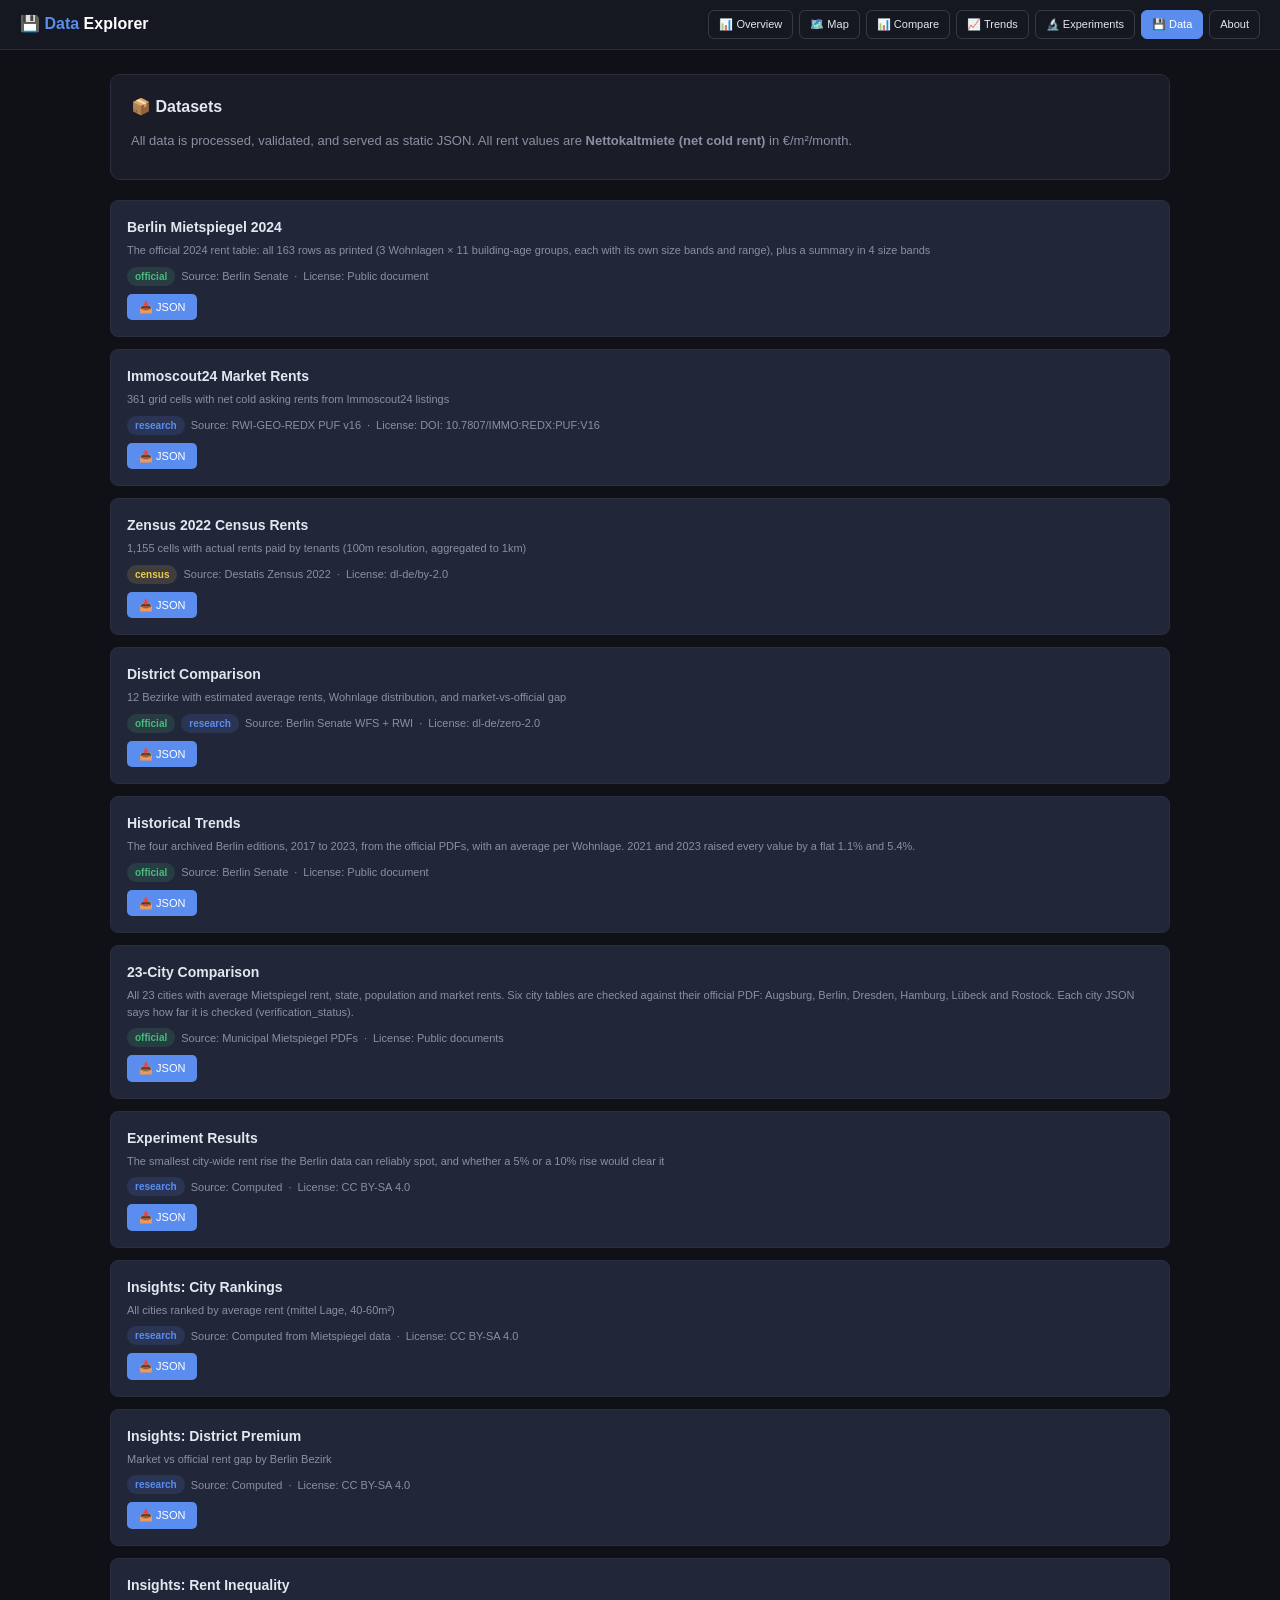
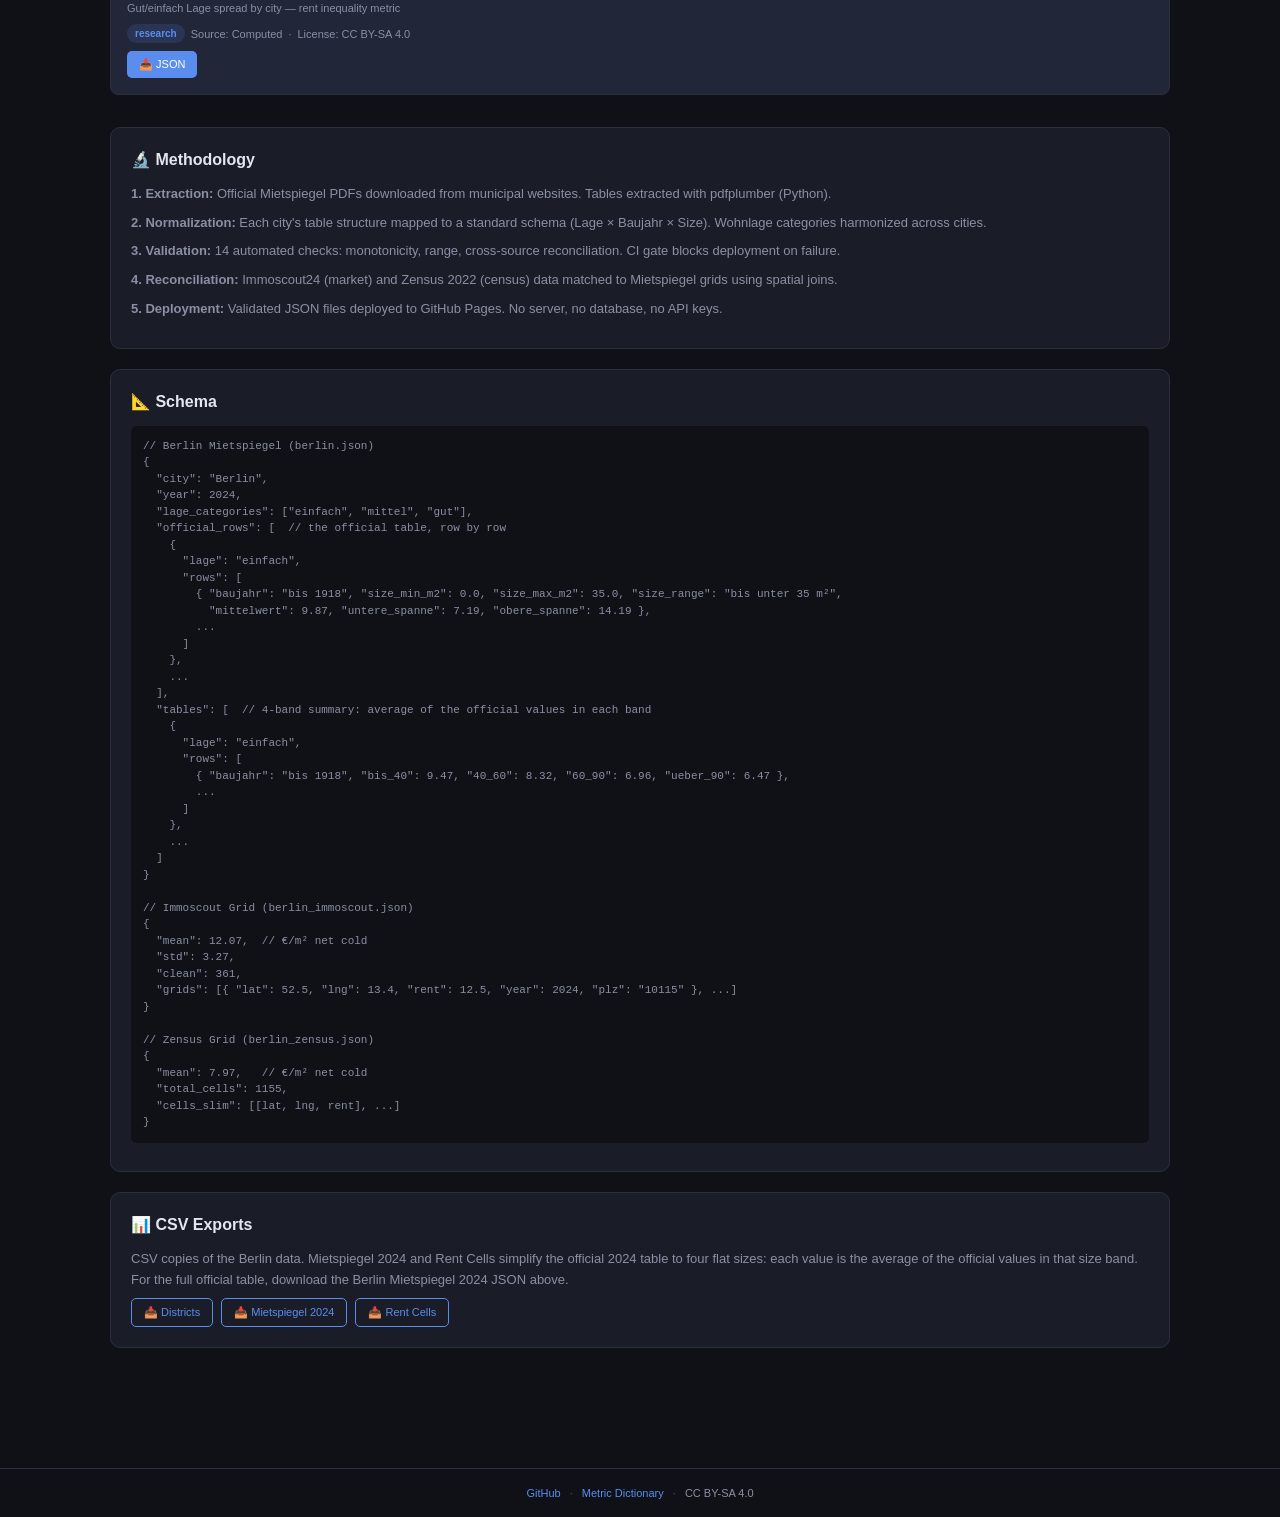
<file: docs/data.html>
<!DOCTYPE html>
<html lang="en">
<head>
<meta charset="UTF-8">
<meta name="viewport" content="width=device-width, initial-scale=1.0">
<title>Data Explorer — Mietspiegel Digitization</title>
<style>
:root{--bg:#0f1117;--surface:#1a1d28;--surface2:#222639;--border:#2a2e3e;--text:#e4e6f0;--text-dim:#8b8fa3;--accent:#5b8def;--green:#48bb78;--yellow:#ecc94b;--red:#f56565;--header-bg:#151821}
*{margin:0;padding:0;box-sizing:border-box}
body{font-family:-apple-system,BlinkMacSystemFont,'Segoe UI',Roboto,sans-serif;background:var(--bg);color:var(--text);line-height:1.5}
.header{background:var(--header-bg);border-bottom:1px solid var(--border);padding:10px 20px;display:flex;align-items:center;justify-content:space-between;flex-wrap:wrap;gap:8px;position:sticky;top:0;z-index:100}
.header h1{font-size:16px;font-weight:700;color:#fff}.header h1 span{color:var(--accent)}
.h-right{display:flex;align-items:center;gap:6px;flex-wrap:wrap}
.h-btn{background:transparent;border:1px solid rgba(255,255,255,.15);color:#e4e6f0;padding:5px 10px;border-radius:6px;font-size:11px;cursor:pointer;transition:.15s;text-decoration:none;display:inline-flex;align-items:center;gap:3px}
.h-btn:hover{background:rgba(255,255,255,.1);border-color:var(--accent)}
.h-btn.active{background:var(--accent);color:#fff;border-color:var(--accent)}
.container{max-width:1100px;margin:0 auto;padding:24px 20px 60px}

.section{background:var(--surface);border:1px solid var(--border);border-radius:10px;padding:20px;margin-bottom:20px}
.section h2{font-size:16px;font-weight:700;margin-bottom:12px;color:var(--text)}
.section p{font-size:13px;color:var(--text-dim);line-height:1.6;margin-bottom:8px}

.dataset{border:1px solid var(--border);border-radius:8px;padding:16px;margin-bottom:12px;background:var(--surface2)}
.dataset h3{font-size:14px;font-weight:700;margin-bottom:4px}
.dataset .meta{font-size:11px;color:var(--text-dim);margin-bottom:8px}
.dataset .actions{display:flex;gap:8px;margin-top:8px}
.dl-btn{padding:5px 12px;background:var(--accent);color:#fff;border:none;border-radius:5px;font-size:11px;cursor:pointer;text-decoration:none;display:inline-flex;align-items:center;gap:4px}
.dl-btn:hover{opacity:.85}
.dl-btn.secondary{background:transparent;border:1px solid var(--accent);color:var(--accent)}
.dl-btn.secondary:hover{background:var(--accent);color:#fff}

.schema{font-family:monospace;font-size:11px;background:var(--bg);padding:12px;border-radius:6px;overflow-x:auto;margin:8px 0;color:var(--text-dim);white-space:pre}

.provenance{display:flex;align-items:center;gap:6px;font-size:11px;color:var(--text-dim);margin-top:8px;flex-wrap:wrap}
.prov-tag{padding:2px 8px;border-radius:10px;font-size:10px;font-weight:600}
.prov-tag.official{background:rgba(72,187,120,.15);color:var(--green)}
.prov-tag.research{background:rgba(91,141,239,.15);color:var(--accent)}
.prov-tag.census{background:rgba(236,201,75,.15);color:var(--yellow)}

.footer{border-top:1px solid var(--border);padding:16px 20px;text-align:center;font-size:11px;color:var(--text-dim);margin-top:40px}
.footer a{color:var(--accent);text-decoration:none}
.footer .sep{margin:0 6px;opacity:.5}
@media(max-width:768px){.container{padding:16px 12px 40px}}
</style>
</head>
<body>

<div class="header">
  <h1>💾 <span>Data</span> Explorer</h1>
  <div class="h-right">
    <a class="h-btn" href="index.html">📊 Overview</a>
    <a class="h-btn" href="berlin.html">🗺️ Map</a>
    <a class="h-btn" href="cross-city-comparison.html">📊 Compare</a>
    <a class="h-btn" href="historical_trends.html">📈 Trends</a>
    <a class="h-btn" href="experiments.html">🔬 Experiments</a>
    <a class="h-btn active" href="data.html">💾 Data</a>
    <a class="h-btn" href="about.html">About</a>
  </div>
</div>

<div class="container">

  <div class="section">
    <h2>📦 Datasets</h2>
    <p>All data is processed, validated, and served as static JSON. All rent values are <strong>Nettokaltmiete (net cold rent)</strong> in €/m²/month.</p>
  </div>

  <div id="datasets">
    <div style="display:flex;align-items:center;justify-content:center;padding:40px;color:var(--text-dim);gap:8px">
      <div style="width:18px;height:18px;border:2px solid var(--border);border-top-color:var(--accent);border-radius:50%;animation:spin .8s linear infinite"></div>
      Loading datasets...
    </div>
  </div>

  <div class="section" style="margin-top:32px">
    <h2>🔬 Methodology</h2>
    <p><strong>1. Extraction:</strong> Official Mietspiegel PDFs downloaded from municipal websites. Tables extracted with pdfplumber (Python).</p>
    <p><strong>2. Normalization:</strong> Each city's table structure mapped to a standard schema (Lage × Baujahr × Size). Wohnlage categories harmonized across cities.</p>
    <p><strong>3. Validation:</strong> 14 automated checks: monotonicity, range, cross-source reconciliation. CI gate blocks deployment on failure.</p>
    <p><strong>4. Reconciliation:</strong> Immoscout24 (market) and Zensus 2022 (census) data matched to Mietspiegel grids using spatial joins.</p>
    <p><strong>5. Deployment:</strong> Validated JSON files deployed to GitHub Pages. No server, no database, no API keys.</p>
  </div>

  <div class="section">
    <h2>📐 Schema</h2>
    <div class="schema">// Berlin Mietspiegel (berlin.json)
{
  "city": "Berlin",
  "year": 2024,
  "lage_categories": ["einfach", "mittel", "gut"],
  "official_rows": [  // the official table, row by row
    {
      "lage": "einfach",
      "rows": [
        { "baujahr": "bis 1918", "size_min_m2": 0.0, "size_max_m2": 35.0, "size_range": "bis unter 35 m²",
          "mittelwert": 9.87, "untere_spanne": 7.19, "obere_spanne": 14.19 },
        ...
      ]
    },
    ...
  ],
  "tables": [  // 4-band summary: average of the official values in each band
    {
      "lage": "einfach",
      "rows": [
        { "baujahr": "bis 1918", "bis_40": 9.47, "40_60": 8.32, "60_90": 6.96, "ueber_90": 6.47 },
        ...
      ]
    },
    ...
  ]
}

// Immoscout Grid (berlin_immoscout.json)
{
  "mean": 12.07,  // €/m² net cold
  "std": 3.27,
  "clean": 361,
  "grids": [{ "lat": 52.5, "lng": 13.4, "rent": 12.5, "year": 2024, "plz": "10115" }, ...]
}

// Zensus Grid (berlin_zensus.json)
{
  "mean": 7.97,   // €/m² net cold
  "total_cells": 1155,
  "cells_slim": [[lat, lng, rent], ...]
}</div>
  </div>

  <div class="section">
    <h2>📊 CSV Exports</h2>
    <p>CSV copies of the Berlin data. Mietspiegel 2024 and Rent Cells simplify the official 2024 table to four flat sizes: each value is the average of the official values in that size band. For the full official table, download the Berlin Mietspiegel 2024 JSON above.</p>
    <div style="display:flex;gap:8px;flex-wrap:wrap;margin-top:8px">
      <a class="dl-btn secondary" href="https://raw.githubusercontent.com/ravidvr/mietspiegel-digitization/main/exports/berlin_districts.csv" target="_blank">📥 Districts</a>
      <a class="dl-btn secondary" href="https://raw.githubusercontent.com/ravidvr/mietspiegel-digitization/main/exports/berlin_mietspiegel_2024.csv" target="_blank">📥 Mietspiegel 2024</a>
      <a class="dl-btn secondary" href="https://raw.githubusercontent.com/ravidvr/mietspiegel-digitization/main/exports/berlin_rent_cells.csv" target="_blank">📥 Rent Cells</a>
    </div>
  </div>

</div>

<div class="footer">
  <a href="https://github.com/ravidvr/mietspiegel-digitization" target="_blank">GitHub</a>
  <span class="sep">·</span>
  <a href="https://github.com/ravidvr/mietspiegel-digitization/blob/main/docs/METRICS.md" target="_blank">Metric Dictionary</a>
  <span class="sep">·</span>
  <span>CC BY-SA 4.0</span>
</div>

<script>
const DATASETS = [
  {
    name: 'Berlin Mietspiegel 2024',
    file: 'berlin.json',
    desc: 'The official 2024 rent table: all 163 rows as printed (3 Wohnlagen × 11 building-age groups, each with its own size bands and range), plus a summary in 4 size bands',
    tags: ['official'],
    source: 'Berlin Senate',
    license: 'Public document'
  },
  {
    name: 'Immoscout24 Market Rents',
    file: 'berlin_immoscout.json',
    desc: '361 grid cells with net cold asking rents from Immoscout24 listings',
    tags: ['research'],
    source: 'RWI-GEO-REDX PUF v16',
    license: 'DOI: 10.7807/IMMO:REDX:PUF:V16'
  },
  {
    name: 'Zensus 2022 Census Rents',
    file: 'berlin_zensus.json',
    desc: '1,155 cells with actual rents paid by tenants (100m resolution, aggregated to 1km)',
    tags: ['census'],
    source: 'Destatis Zensus 2022',
    license: 'dl-de/by-2.0'
  },
  {
    name: 'District Comparison',
    file: 'berlin_districts_comparison.json',
    desc: '12 Bezirke with estimated average rents, Wohnlage distribution, and market-vs-official gap',
    tags: ['official', 'research'],
    source: 'Berlin Senate WFS + RWI',
    license: 'dl-de/zero-2.0'
  },
  {
    name: 'Historical Trends',
    file: 'berlin_historical.json',
    desc: 'The four archived Berlin editions, 2017 to 2023, from the official PDFs, with an average per Wohnlage. 2021 and 2023 raised every value by a flat 1.1% and 5.4%.',
    tags: ['official'],
    source: 'Berlin Senate',
    license: 'Public document'
  },
  {
    name: '23-City Comparison',
    file: 'cities_comparison.json',
    desc: 'All 23 cities with average Mietspiegel rent, state, population and market rents. Six city tables are checked against their official PDF: Augsburg, Berlin, Dresden, Hamburg, Lübeck and Rostock. Each city JSON says how far it is checked (verification_status).',
    tags: ['official'],
    source: 'Municipal Mietspiegel PDFs',
    license: 'Public documents'
  },
  {
    name: 'Experiment Results',
    file: 'experiment_results.json',
    desc: 'The smallest city-wide rent rise the Berlin data can reliably spot, and whether a 5% or a 10% rise would clear it',
    tags: ['research'],
    source: 'Computed',
    license: 'CC BY-SA 4.0'
  },
  {
    name: 'Insights: City Rankings',
    file: 'insights_city_rankings.json',
    desc: 'All cities ranked by average rent (mittel Lage, 40-60m²)',
    tags: ['research'],
    source: 'Computed from Mietspiegel data',
    license: 'CC BY-SA 4.0'
  },
  {
    name: 'Insights: District Premium',
    file: 'insights_district_premium.json',
    desc: 'Market vs official rent gap by Berlin Bezirk',
    tags: ['research'],
    source: 'Computed',
    license: 'CC BY-SA 4.0'
  },
  {
    name: 'Insights: Rent Inequality',
    file: 'insights_gut_spread.json',
    desc: 'Gut/einfach Lage spread by city — rent inequality metric',
    tags: ['research'],
    source: 'Computed',
    license: 'CC BY-SA 4.0'
  },
];

function renderDatasets() {
  const el = document.getElementById('datasets');
  el.innerHTML = DATASETS.map(d => {
    const tags = d.tags.map(t => '<span class="prov-tag ' + t + '">' + t + '</span>').join(' ');
    return '<div class="dataset">' +
      '<h3>' + d.name + '</h3>' +
      '<div class="meta">' + d.desc + '</div>' +
      '<div class="provenance">' + tags + '<span>Source: ' + d.source + '</span><span>·</span><span>License: ' + d.license + '</span></div>' +
      '<div class="actions">' +
        '<a class="dl-btn" href="data/processed/' + d.file + '" target="_blank">📥 JSON</a>' +
      '</div>' +
    '</div>';
  }).join('');
}

document.addEventListener('DOMContentLoaded', renderDatasets);
</script>
<style>@keyframes spin{to{transform:rotate(360deg)}}</style>
</body>
</html>
</file>
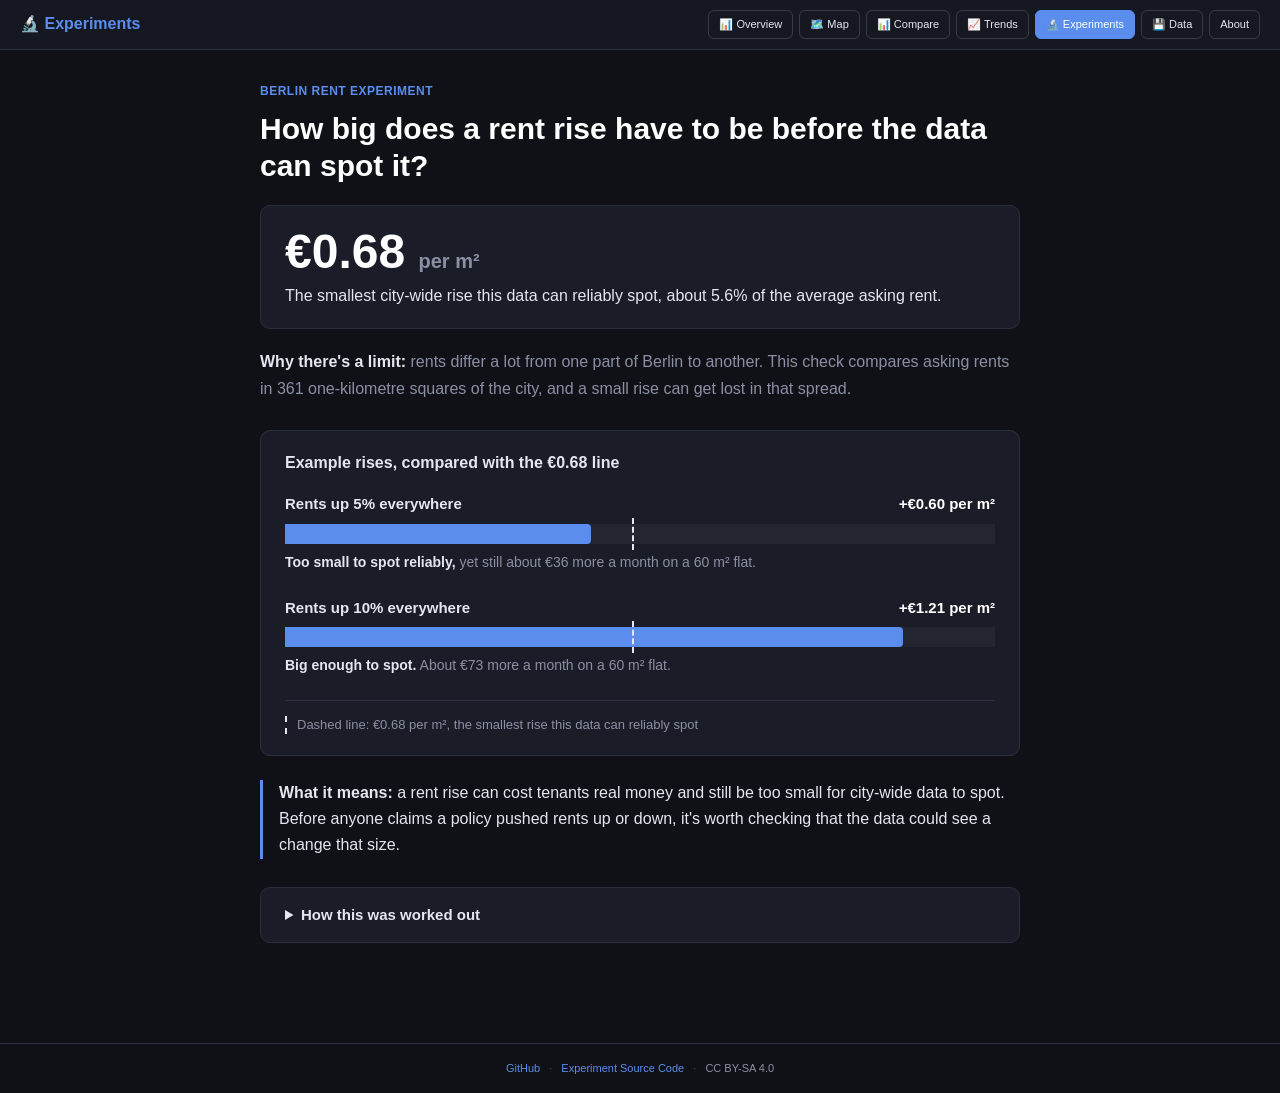
<file: docs/experiments.html>
<!DOCTYPE html>
<html lang="en">
<head>
<meta charset="UTF-8">
<meta name="viewport" content="width=device-width, initial-scale=1.0">
<meta property="og:title" content="Can the data spot a rent rise? — Mietspiegel Digitization" />
<meta property="og:description" content="Berlin rents vary so much that a small rise can hide in the noise. This experiment works out how big a city-wide rise has to be before the data can reliably spot it." />
<title>Experiments — Mietspiegel Digitization</title>
<style>
:root{--bg:#0f1117;--surface:#1a1d28;--surface2:#222639;--border:#2a2e3e;--text:#e4e6f0;--text-dim:#8b8fa3;--accent:#5b8def;--accent2:#6c5ce7;--green:#48bb78;--yellow:#ecc94b;--orange:#ed8936;--red:#f56565;--header-bg:#151821}
*{margin:0;padding:0;box-sizing:border-box}
body{font-family:-apple-system,BlinkMacSystemFont,'Segoe UI',Roboto,sans-serif;background:var(--bg);color:var(--text);line-height:1.5}
.header{background:var(--header-bg);border-bottom:1px solid var(--border);padding:10px 20px;display:flex;align-items:center;justify-content:space-between;flex-wrap:wrap;gap:8px;position:sticky;top:0;z-index:100}
.header h1{font-size:16px;font-weight:700;color:#fff}.header h1 span{color:var(--accent)}
.h-right{display:flex;align-items:center;gap:6px;flex-wrap:wrap}
.h-btn{background:transparent;border:1px solid rgba(255,255,255,.15);color:#e4e6f0;padding:5px 10px;border-radius:6px;font-size:11px;cursor:pointer;transition:.15s;text-decoration:none;display:inline-flex;align-items:center;gap:3px}
.h-btn:hover{background:rgba(255,255,255,.1);border-color:var(--accent)}
.h-btn.active{background:var(--accent);color:#fff;border-color:var(--accent)}
.container{max-width:800px;margin:0 auto;padding:32px 20px 60px}

/* Question and answer */
.kicker{font-size:12px;font-weight:600;color:var(--accent);text-transform:uppercase;letter-spacing:.5px;margin-bottom:10px}
.intro h2{font-size:30px;font-weight:700;line-height:1.25;color:#fff;margin-bottom:20px}
.answer{background:var(--surface);border:1px solid var(--border);border-radius:10px;padding:20px 24px;margin-bottom:20px}
.answer .big{font-size:48px;font-weight:700;line-height:1.1;color:#fff}
.answer .big small{font-size:20px;font-weight:600;color:var(--text-dim)}
.answer p{font-size:16px;margin-top:6px}
.lede{font-size:16px;color:var(--text-dim);line-height:1.65;margin-bottom:28px}
.lede strong{color:var(--text)}

/* Example rises against the line */
.rises{background:var(--surface);border:1px solid var(--border);border-radius:10px;padding:20px 24px;margin-bottom:24px}
.rises h3{font-size:16px;font-weight:700;margin-bottom:18px}
.rise{margin-bottom:24px}
.rise-head{display:flex;justify-content:space-between;align-items:baseline;flex-wrap:wrap;gap:2px 12px;font-size:15px;margin-bottom:8px}
.rise-head .name{font-weight:600}
.rise-head .val{font-weight:700;color:#fff}
.track{position:relative;height:20px;background:rgba(255,255,255,.04)}
.bar{height:100%;background:var(--accent);border-radius:0 4px 4px 0}
.line{position:absolute;top:-6px;bottom:-6px;border-left:2px dashed var(--text)}
.rise p{font-size:14px;color:var(--text-dim);margin-top:8px}
.rise p strong{color:var(--text)}
.key{display:flex;align-items:center;gap:10px;font-size:13px;color:var(--text-dim);border-top:1px solid var(--border);padding-top:14px}
.key .dash{height:18px;border-left:2px dashed var(--text)}
.meaning{font-size:16px;line-height:1.65;padding-left:16px;border-left:3px solid var(--accent);margin-bottom:28px}

/* How this was worked out */
.how{background:var(--surface);border:1px solid var(--border);border-radius:10px;padding:16px 24px}
.how summary{cursor:pointer;font-size:15px;font-weight:600}
.how p{font-size:14px;color:var(--text-dim);line-height:1.65;margin-top:12px}
.how a{color:var(--accent)}
.formula{background:var(--surface2);border-radius:6px;padding:12px;margin-top:12px;font-family:monospace;font-size:13px;color:var(--accent);text-align:center;overflow-x:auto}
.table-wrap{overflow-x:auto;margin-top:12px}
.nums{width:100%;border-collapse:collapse;font-size:13px}
.nums th,.nums td{padding:8px;text-align:left;border-bottom:1px solid var(--border)}
.nums th{color:var(--text-dim);font-weight:600}
.nums .n{text-align:right;font-variant-numeric:tabular-nums}

.footer{border-top:1px solid var(--border);padding:16px 20px;text-align:center;font-size:11px;color:var(--text-dim);margin-top:40px}
.footer a{color:var(--accent);text-decoration:none}
.footer .sep{margin:0 6px;opacity:.5}

@media(max-width:768px){
  .container{padding:20px 16px 40px}
  .intro h2{font-size:24px}
  .answer .big{font-size:40px}
  .answer,.rises,.how{padding:16px}
}
</style>
</head>
<body>

<div class="header">
  <h1>🔬 <span>Experiments</span></h1>
  <div class="h-right">
    <a class="h-btn" href="index.html">📊 Overview</a>
    <a class="h-btn" href="berlin.html">🗺️ Map</a>
    <a class="h-btn" href="cross-city-comparison.html">📊 Compare</a>
    <a class="h-btn" href="historical_trends.html">📈 Trends</a>
    <a class="h-btn active" href="experiments.html">🔬 Experiments</a>
    <a class="h-btn" href="data.html">💾 Data</a>
    <a class="h-btn" href="about.html">About</a>
  </div>
</div>

<div class="container">
  <div id="content">
    <div style="display:flex;align-items:center;justify-content:center;padding:40px;color:var(--text-dim);gap:8px">
      <div style="width:18px;height:18px;border:2px solid var(--border);border-top-color:var(--accent);border-radius:50%;animation:spin .8s linear infinite"></div>
      Loading experiment results...
    </div>
  </div>
</div>

<style>@keyframes spin{to{transform:rotate(360deg)}}</style>

<div class="footer">
  <a href="https://github.com/ravidvr/mietspiegel-digitization" target="_blank">GitHub</a>
  <span class="sep">·</span>
  <a href="https://github.com/ravidvr/mietspiegel-digitization/tree/main/experiments" target="_blank">Experiment Source Code</a>
  <span class="sep">·</span>
  <span>CC BY-SA 4.0</span>
</div>

<script>
// Turns €/m² into € a month for one example flat (an illustration, not a Berlin average)
const FLAT_SQM = 60;

async function init() {
  try {
    const data = await fetch('data/processed/experiment_results.json').then(r => r.json());
    render(data);
  } catch(e) {
    document.getElementById('content').innerHTML = '<div style="text-align:center;padding:40px;color:var(--red)">❌ Couldn\'t load the experiment results</div>';
  }
}

function render(data) {
  const mde = data.mde || {};
  const line = mde.value_eur_per_sqm;
  if (!isNum(line)) throw new Error('experiment_results.json has no MDE value');
  const rises = (data.scenarios || []).filter(s => isNum(s.rent_delta_per_sqm));
  const lineText = '€' + line.toFixed(2);
  let html = '';

  // Question and answer
  html += '<div class="intro">';
  html += '<div class="kicker">Berlin rent experiment</div>';
  html += '<h2>How big does a rent rise have to be before the data can spot it?</h2>';
  html += '<div class="answer"><div class="big">' + lineText + ' <small>per m²</small></div>';
  html += '<p>The smallest city-wide rise this data can reliably spot' + (isNum(mde.pct_of_avg) ? ', about ' + mde.pct_of_avg + '% of the average asking rent' : '') + '.</p></div>';
  html += '<p class="lede"><strong>Why there\'s a limit:</strong> rents differ a lot from one part of Berlin to another. This check compares asking rents in 361 one-kilometre squares of the city, and a small rise can get lost in that spread.</p>';
  html += '</div>';

  // Example rises against the line
  if (rises.length) {
    const max = Math.max(line, ...rises.map(s => Math.abs(s.rent_delta_per_sqm))) * 1.15;
    const pos = v => (v / max * 100).toFixed(1) + '%';
    html += '<div class="rises"><h3>Example rises, compared with the ' + lineText + ' line</h3>';
    for (const s of rises) {
      const v = s.rent_delta_per_sqm;
      const month = '€' + Math.round(Math.abs(v) * FLAT_SQM) + (v < 0 ? ' less' : ' more') + ' a month on a ' + FLAT_SQM + ' m² flat';
      html += '<div class="rise">';
      html += '<div class="rise-head"><span class="name">' + esc(plainName(s.scenario)) + '</span><span class="val">' + (v < 0 ? '−' : '+') + '€' + Math.abs(v).toFixed(2) + ' per m²</span></div>';
      html += '<div class="track" aria-hidden="true"' + (isNum(s.mde_vs_effect) ? ' title="' + s.mde_vs_effect + '× the ' + lineText + ' line"' : '') + '>';
      html += '<div class="bar" style="width:' + pos(Math.abs(v)) + '"></div><div class="line" style="left:' + pos(line) + '"></div></div>';
      html += '<p>' + (spotted(s, line)
        ? '<strong>Big enough to spot.</strong> About ' + month + '.'
        : '<strong>Too small to spot reliably,</strong> yet still about ' + month + '.') + '</p>';
      html += '</div>';
    }
    html += '<div class="key"><span class="dash" aria-hidden="true"></span>Dashed line: ' + lineText + ' per m², the smallest rise this data can reliably spot</div>';
    html += '</div>';
  }

  html += '<p class="meaning"><strong>What it means:</strong> a rent rise can cost tenants real money and still be too small for city-wide data to spot. Before anyone claims a policy pushed rents up or down, it\'s worth checking that the data could see a change that size.</p>';

  // How this was worked out (for technical readers)
  html += '<details class="how"><summary>How this was worked out</summary>';
  html += '<p>The ' + lineText + ' line is the minimum detectable effect (MDE) of a two-sample z-test: the smallest change a before-and-after comparison of the 361 squares would catch 8 times out of 10, with a 5% risk of a false alarm.</p>';
  if (data.methodology) html += '<p>' + esc(data.methodology) + '</p>';
  if (mde.formula) html += '<div class="formula">' + esc(mde.formula) + '</div>';
  if (rises.length) {
    html += '<div class="table-wrap"><table class="nums"><thead><tr><th>Example</th><th class="n">Rise (€/m²)</th><th class="n">Rise ÷ MDE</th><th>Detectable at 80% power?</th></tr></thead><tbody>';
    for (const s of rises) {
      html += '<tr><td>' + esc(s.scenario) + '</td><td class="n">' + s.rent_delta_per_sqm.toFixed(2) + '</td>';
      html += '<td class="n">' + (isNum(s.mde_vs_effect) ? s.mde_vs_effect + '×' : '–') + '</td><td>' + (spotted(s, line) ? 'Yes' : 'No') + '</td></tr>';
    }
    html += '</tbody></table></div>';
  }
  html += '<p>Rents: <a href="https://doi.org/10.7807/IMMO:REDX:PUF:V16" target="_blank" rel="noopener">RWI-GEO-REDX</a> (ImmoScout24 listings), Berlin 1 km grid. ';
  html += 'Calculated by <a href="https://github.com/ravidvr/mietspiegel-digitization/blob/main/experiments/generate_experiment_results.py" target="_blank" rel="noopener">experiments/generate_experiment_results.py</a>.</p>';
  html += '</details>';

  document.getElementById('content').innerHTML = html;
}

// Prefer the generator's verdict; fall back to comparing the rise with the line
function spotted(s, line) {
  return typeof s.detectable === 'boolean' ? s.detectable : Math.abs(s.rent_delta_per_sqm) > line;
}

// "A: +5% uniform rent increase" → "Rents up 5% everywhere"; other labels pass through
function plainName(label) {
  label = String(label || '').replace(/^[A-Z]:\s*/, '');
  const m = /^[+-]?(\d+(?:\.\d+)?)% uniform rent (increase|decrease)$/.exec(label);
  return m ? 'Rents ' + (m[2] === 'decrease' ? 'down ' : 'up ') + m[1] + '% everywhere' : label;
}

function isNum(v) { return typeof v === 'number' && isFinite(v); }
function esc(s) { const d = document.createElement('div'); d.textContent = s; return d.innerHTML; }

document.addEventListener('DOMContentLoaded', init);
</script>
</body>
</html>
</file>
